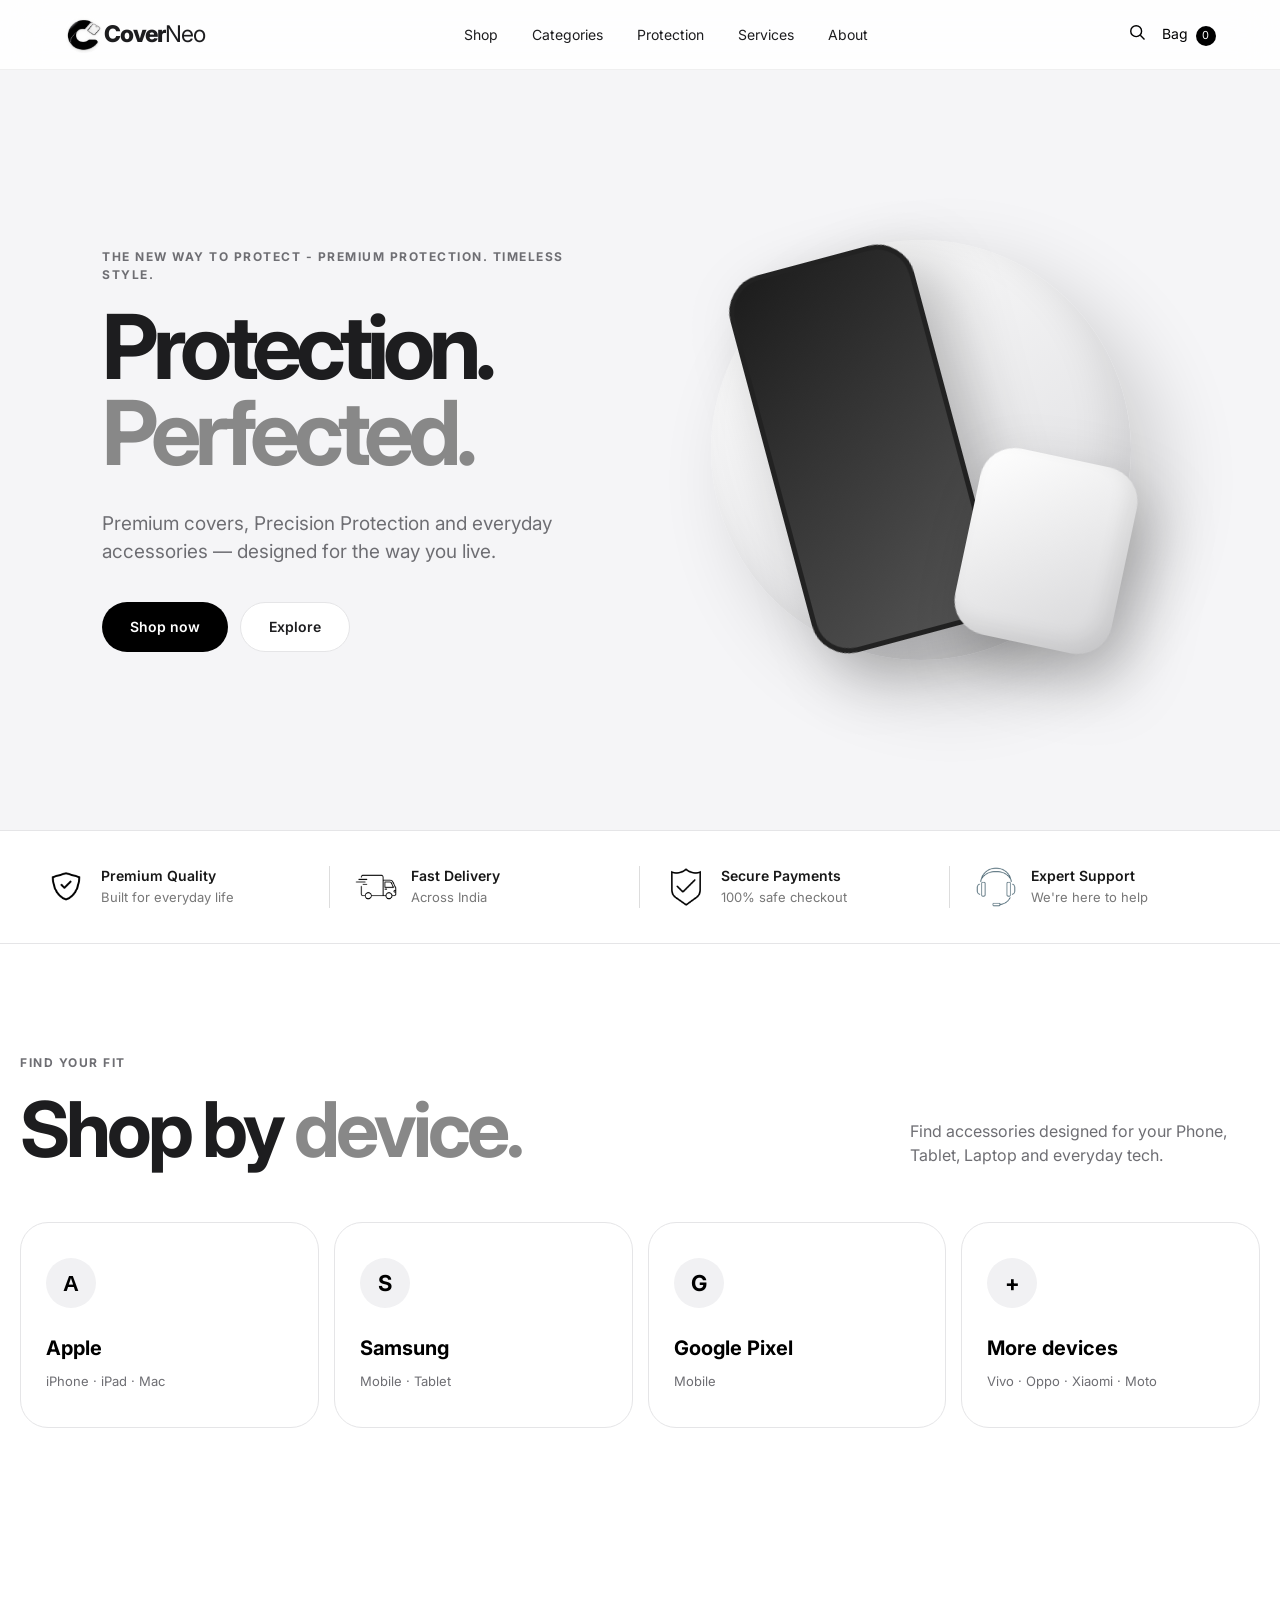
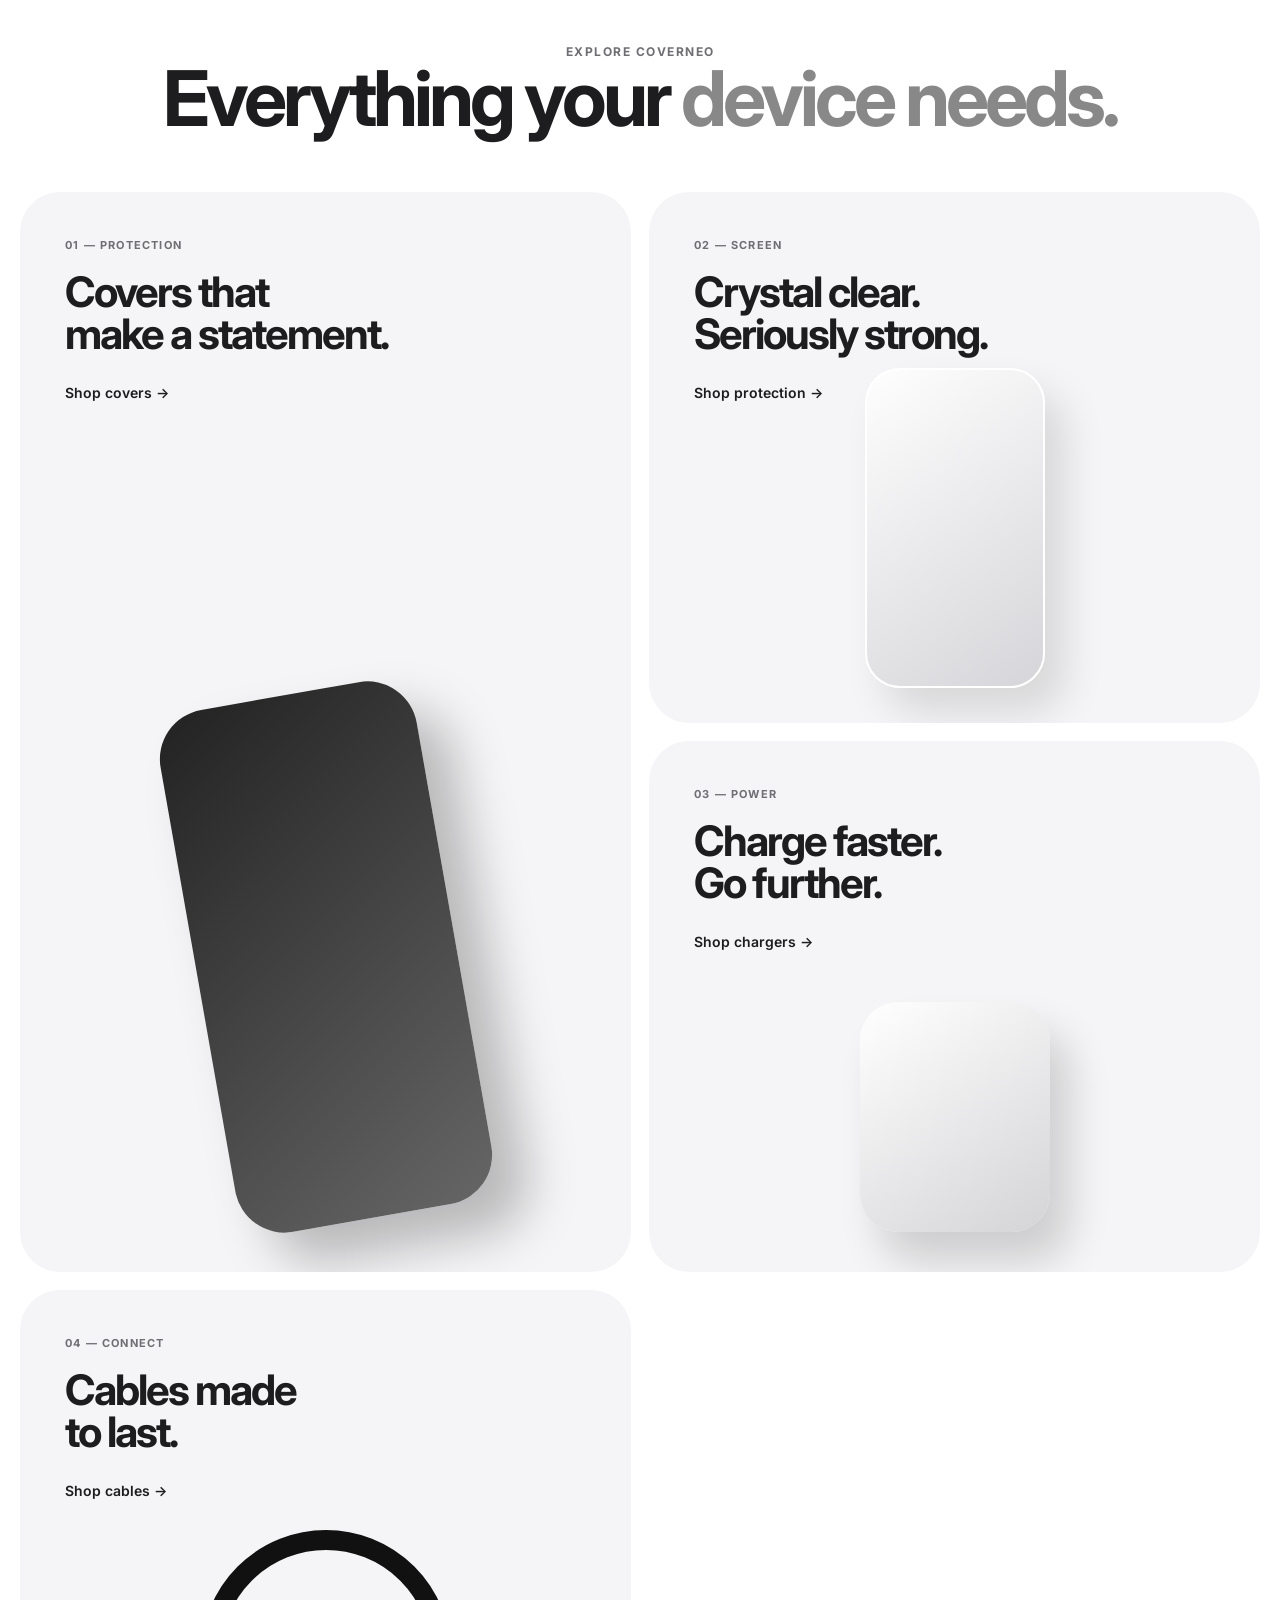
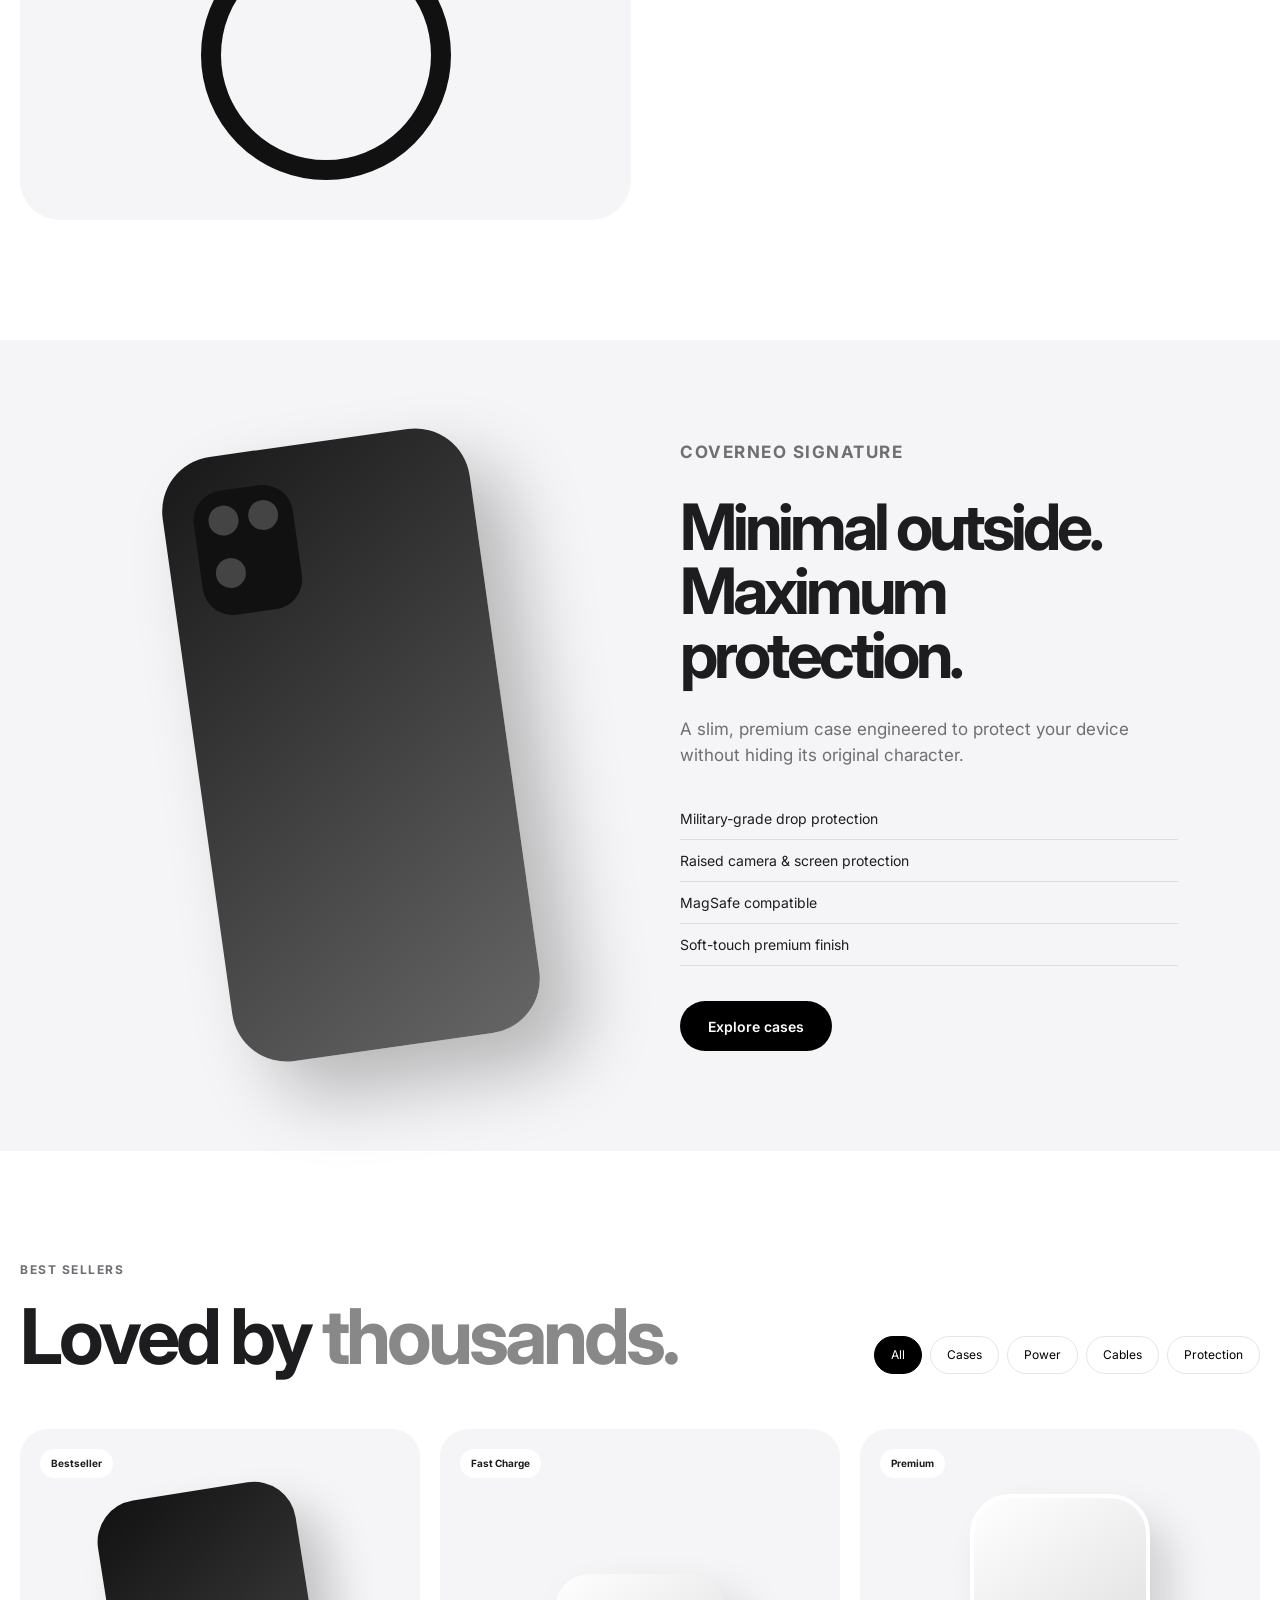
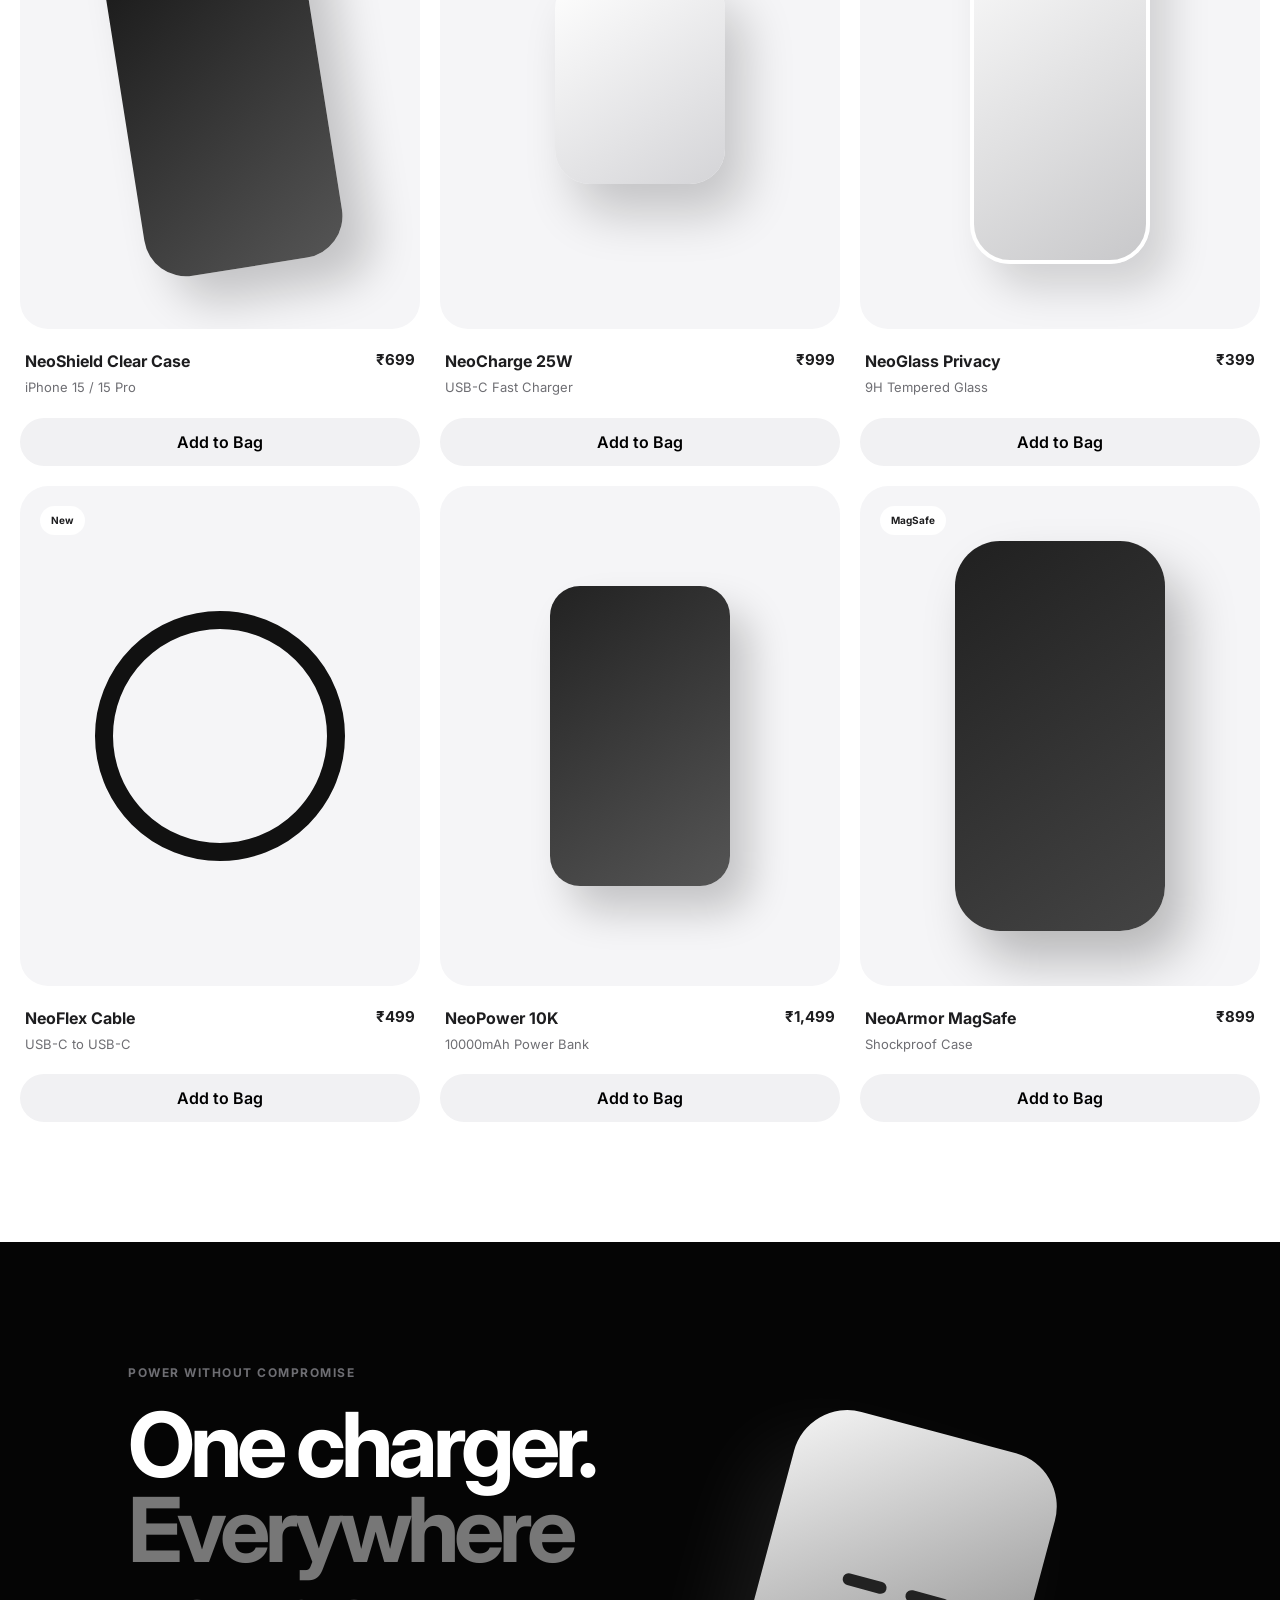
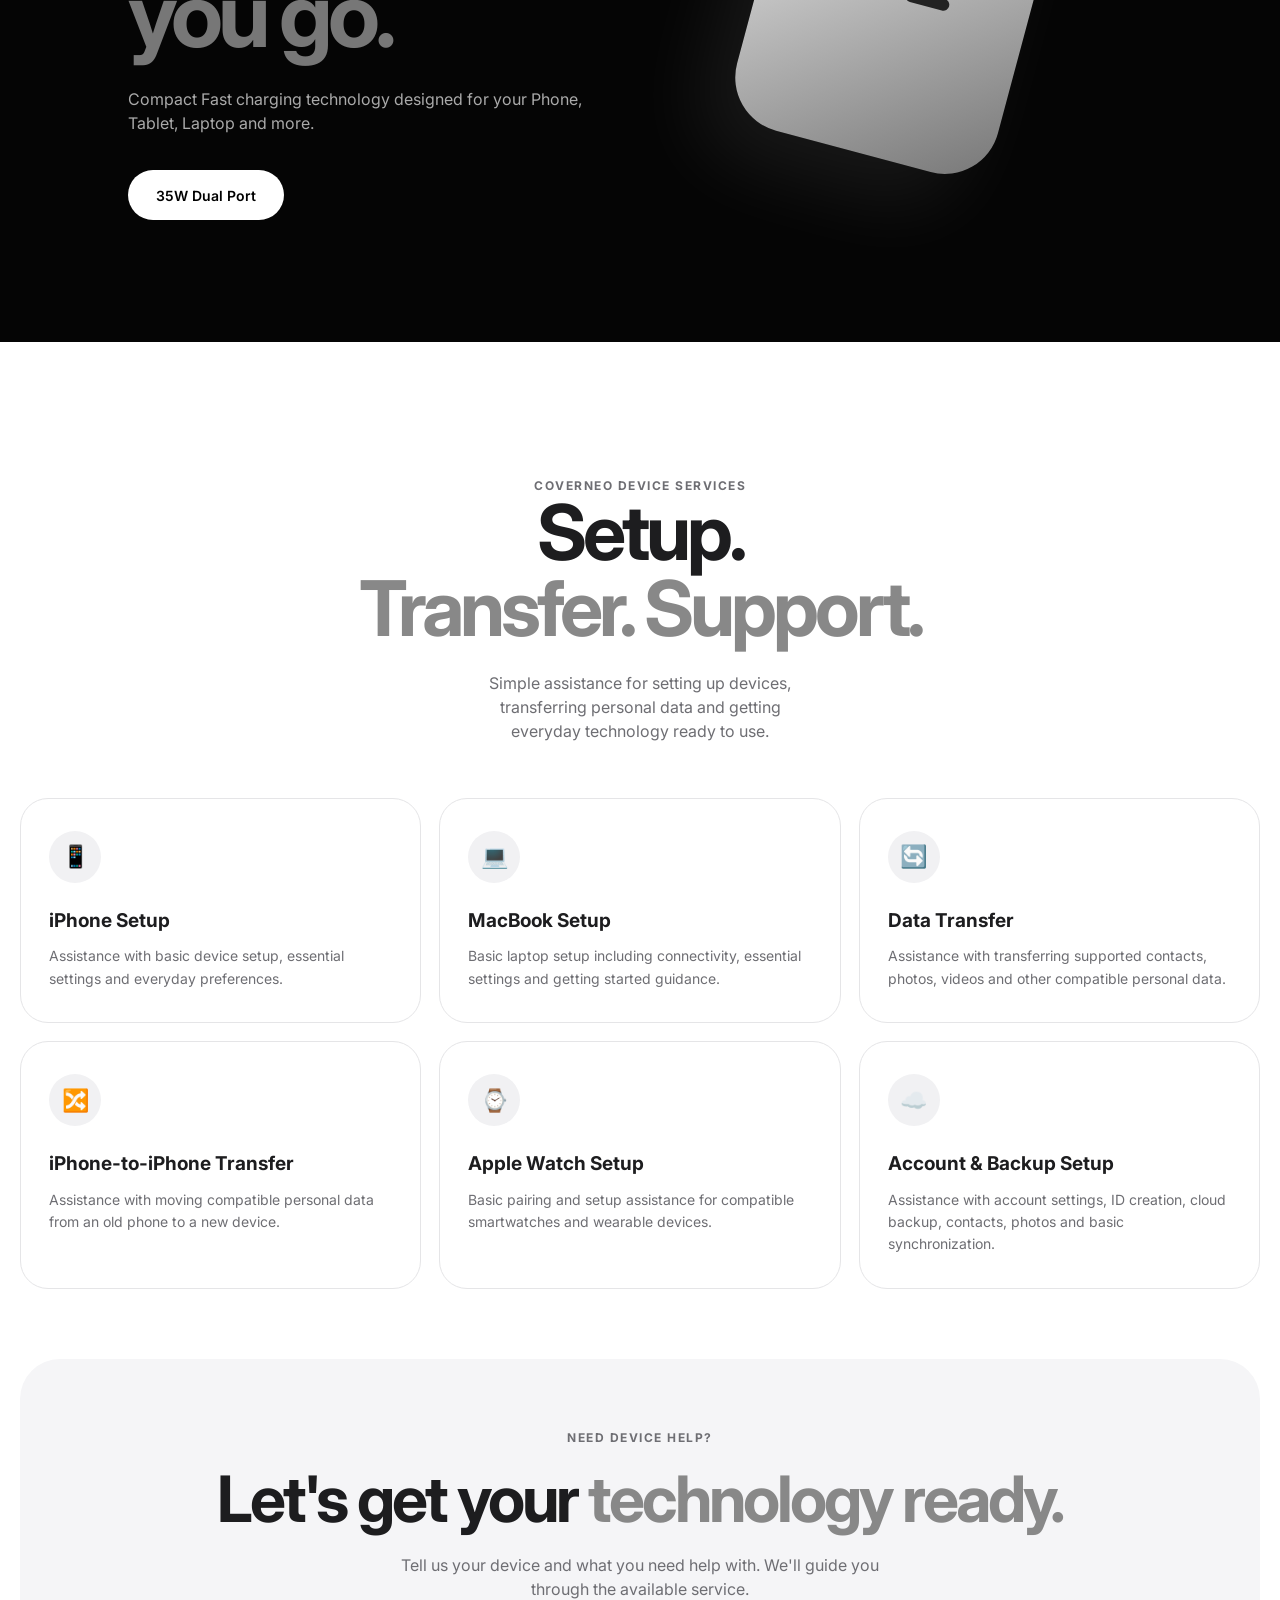
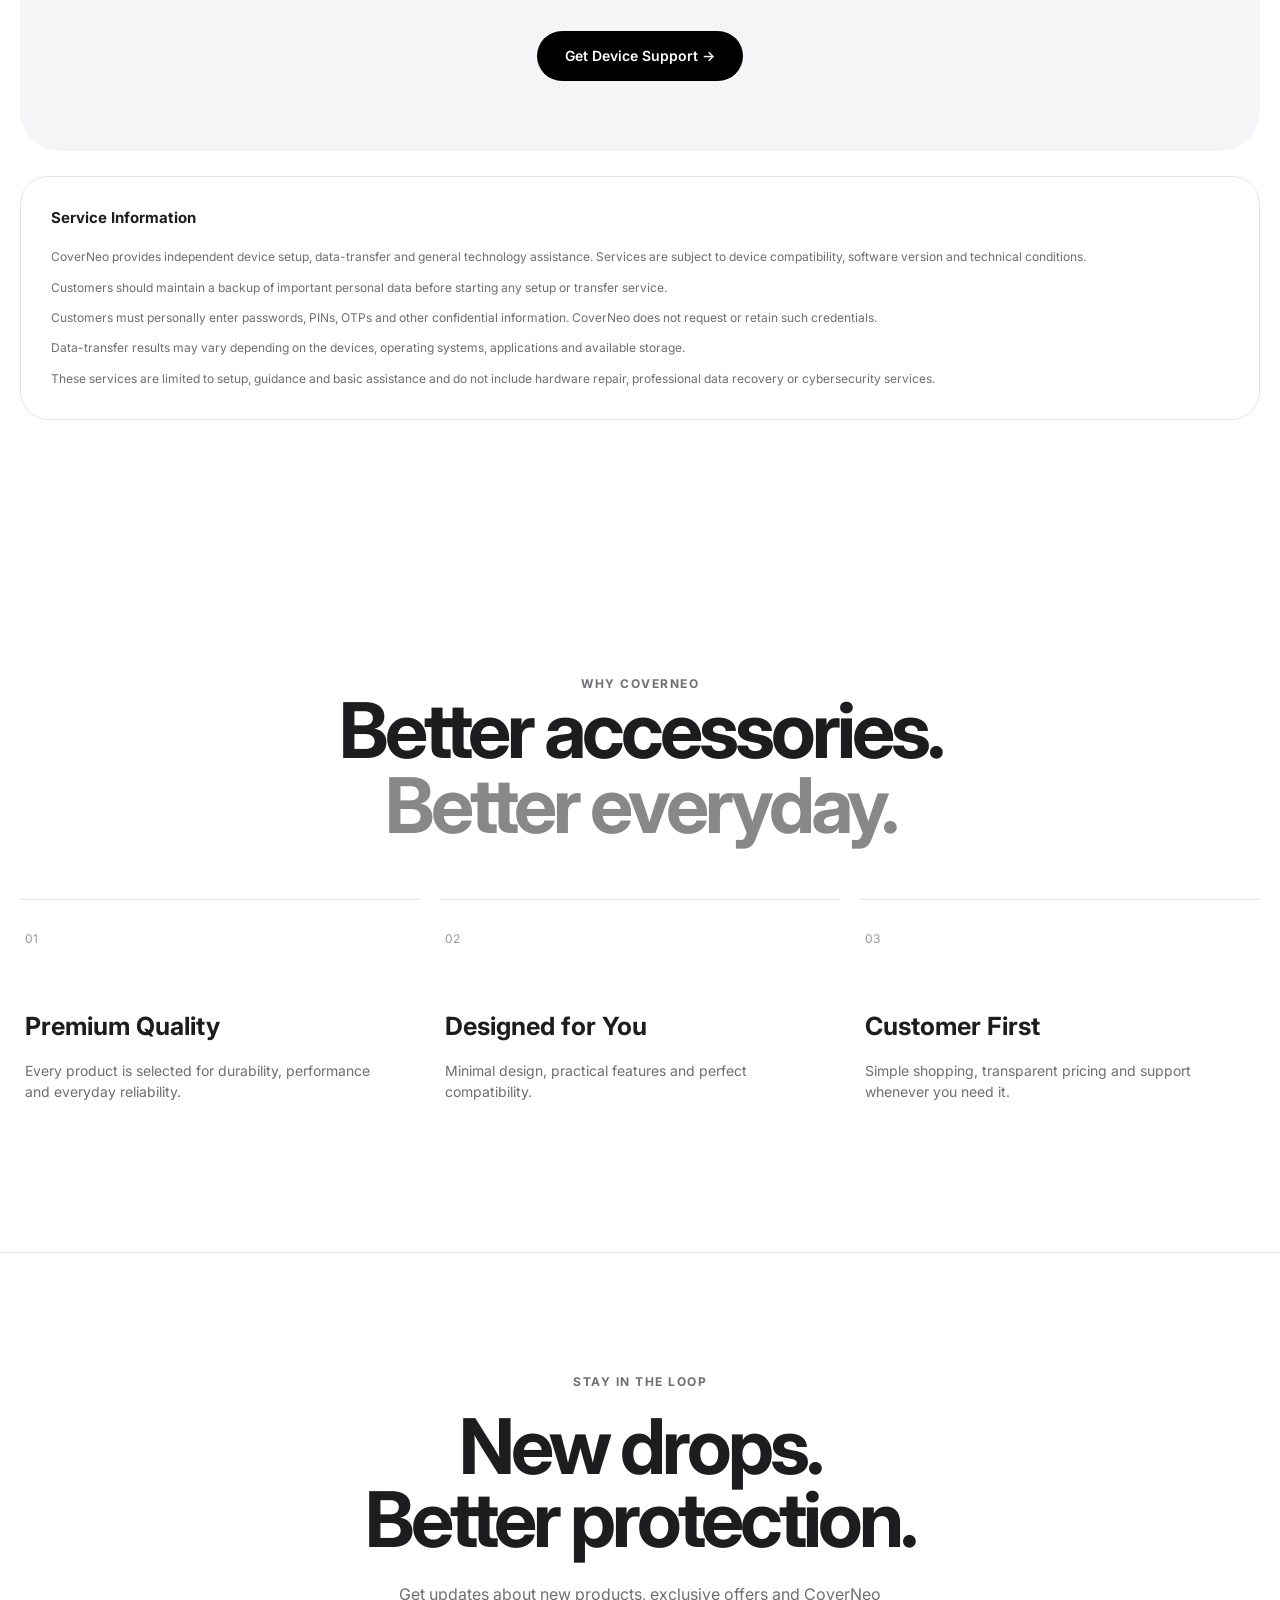
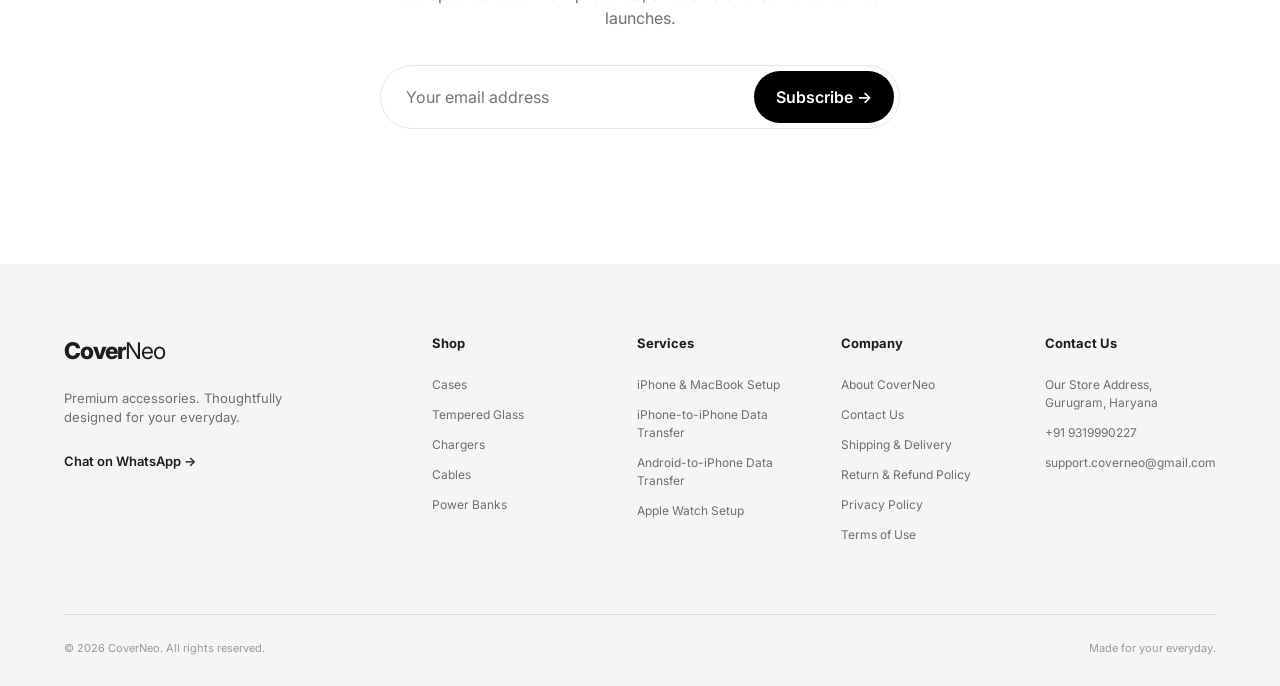
<file: index.html>
<!DOCTYPE html>
<html lang="en">
<head>
    <meta charset="UTF-8">
    <meta name="viewport" content="width=device-width, initial-scale=1.0">

    <title>CoverNeo — Premium Mobile Accessories</title>

    <meta name="description"
          content="CoverNeo is a premium mobile accessories brand offering mobile covers, screen protection, chargers, cables, power banks and device support services across India.">

    <meta name="robots" content="index, follow">

    <link rel="canonical" href="https://coverneo.github.io/">

    <!-- Open Graph -->
    <meta property="og:type" content="website">
    <meta property="og:title" content="CoverNeo — Premium Mobile Accessories">
    <meta property="og:description"
          content="Premium mobile covers, screen protection, chargers, cables, power banks and device support services.">
    <meta property="og:url" content="https://coverneo.github.io/">
    <meta property="og:site_name" content="CoverNeo">
    <meta property="og:image" content="https://coverneo.github.io/coverneo-logo.png">

    <!-- Twitter / X -->
    <meta name="twitter:card" content="summary">
    <meta name="twitter:title" content="CoverNeo — Premium Mobile Accessories">
    <meta name="twitter:description"
          content="Premium mobile accessories and device support services by CoverNeo.">
    <meta name="twitter:image"
          content="https://coverneo.github.io/coverneo-logo.png">

    <!-- Favicon -->
    <link rel="icon" type="image/png" href="coverneo-logo.png">

    <!-- Google Font -->
    <link rel="preconnect" href="https://fonts.googleapis.com">
    <link rel="preconnect" href="https://fonts.gstatic.com" crossorigin>

    <link
        href="https://fonts.googleapis.com/css2?family=Inter:wght@400;500;600;700;800&display=swap"
        rel="stylesheet"
    >

    <link rel="stylesheet" href="style.css">


    <!-- CoverNeo Organization / Brand Information -->
    <script type="application/ld+json">
    {
      "@context": "https://schema.org",
      "@type": "Organization",
      "name": "CoverNeo",
      "url": "https://coverneo.github.io/",
      "logo": "https://coverneo.github.io/coverneo-logo.png",
      "email": "support.coverneo@gmail.com",
      "telephone": "+91 9319990227",
      "sameAs": [
        "https://www.linkedin.com/in/surendraahirwar"
      ]
    }
    </script>

</head>
    <link rel="stylesheet" href="style.css">

    <!-- Google Font -->
    <link rel="preconnect" href="https://fonts.googleapis.com">
    <link rel="preconnect" href="https://fonts.gstatic.com" crossorigin>
    <link href="https://fonts.googleapis.com/css2?family=Inter:wght@400;500;600;700;800&display=swap" rel="stylesheet">
</head>

<body>

<!-- =========================
     NAVBAR
========================= -->

<header class="navbar" id="navbar">

    <a href="#home" class="logo">
    <img id="siteLogo" src="coverneo-logo.png" alt="CoverNeo Logo">
    Cover<span>Neo</span>
</a>
    <nav class="nav-links">
        <a href="#shop">Shop</a>
        <a href="#categories">Categories</a>
        <a href="#protection">Protection</a>
        <a href="#services">Services</a>
        <a href="#about">About</a>
    </nav>

    <div class="nav-actions">

        <button class="icon-btn" id="searchBtn" aria-label="Search">
            <svg viewBox="0 0 24 24">
                <circle cx="11" cy="11" r="6.5"></circle>
                <path d="M16 16L21 21"></path>
            </svg>
        </button>

        <button class="cart-btn" id="cartBtn">
            Bag <span id="cartCount">0</span>
        </button>

        <!-- THREE LINE MENU -->
        <button class="menu-btn" id="menuBtn" aria-label="Open Menu" aria-expanded="false">
            <span></span>
            <span></span>
            <span></span>
        </button>

    </div>

</header>


<!-- =========================
     MOBILE MENU
========================= -->

<div class="mobile-menu" id="mobileMenu">

    <a href="#shop">Shop</a>
    <a href="#categories">Categories</a>
    <a href="#protection">Protection</a>
    <a href="#services">Services</a>
    <a href="#about">About</a>

</div>


<!-- =========================
     SEARCH OVERLAY
========================= -->

<div class="search-overlay" id="searchOverlay">

    <button class="close-search" id="closeSearch">×</button>

    <div class="search-box">

        <p>SEARCH COVERNEO</p>

        <input
            type="text"
            id="searchInput"
            placeholder="Search covers, chargers, cables..."
            autocomplete="off"
        >

        <div id="searchResults"></div>

    </div>

</div>


<!-- =========================
     HERO
========================= -->

<main id="home">

<section class="hero">

    <div class="hero-content">

        <p class="eyebrow">THE NEW WAY TO PROTECT - Premium Protection. Timeless Style.</p>

        <h1>
            Protection.
            <br>
            <span>Perfected.</span>
        </h1>

        <p class="hero-description">
            Premium covers, Precision Protection
            and everyday accessories — designed for the way you live.
        </p>

        <div class="hero-buttons">

            <a href="#shop" class="btn btn-dark">
                Shop now
            </a>

            <a href="#categories" class="btn btn-light">
                Explore
            </a>

        </div>

    </div>

    <div class="hero-visual">

        <div class="floating-product product-one">
            <div class="phone-shape"></div>
        </div>

        <div class="floating-product product-two">
            <div class="charger-shape"></div>
        </div>

        <div class="hero-orb"></div>

    </div>

</section>


<!-- =========================================
     TRUST BAR
========================================= -->

<section class="trust-bar">

    <div class="trust-item">

        <div class="trust-icon">
            <img src="premium-quality.png" alt="Premium Quality">
        </div>

        <div class="trust-content">
            <strong>Premium Quality</strong>
            <span>Built for everyday life</span>
        </div>

    </div>


    <div class="trust-item">

        <div class="trust-icon">
            <img src="fast-delivery.png" alt="Fast Delivery">
        </div>

        <div class="trust-content">
            <strong>Fast Delivery</strong>
            <span>Across India</span>
        </div>

    </div>


    <div class="trust-item">

        <div class="trust-icon">
            <img src="secure-payments.png" alt="Secure Payments">
        </div>

        <div class="trust-content">
            <strong>Secure Payments</strong>
            <span>100% safe checkout</span>
        </div>

    </div>


    <div class="trust-item">

        <div class="trust-icon">
            <img src="expert-support.png" alt="Expert Support">
        </div>

        <div class="trust-content">
            <strong>Expert Support</strong>
            <span>We're here to help</span>
        </div>

    </div>

</section>


<!-- =========================
     SHOP BY DEVICE
========================= -->

<section class="device-section">

    <div class="section-heading">

        <div>
            <p class="eyebrow">FIND YOUR FIT</p>

            <h2>
                Shop by
                <span>device.</span>
            </h2>
        </div>

        <p>
            Find accessories designed for your Phone,
            Tablet, Laptop and everyday tech.
        </p>

    </div>


    <div class="device-grid">

        <button class="device-card" data-device="Apple">
            <div class="device-icon apple-icon">A</div>
            <h3>Apple</h3>
            <span>iPhone · iPad · Mac</span>
        </button>

        <button class="device-card" data-device="Samsung">
            <div class="device-icon">S</div>
            <h3>Samsung</h3>
            <span>Mobile · Tablet</span>
        </button>

        <button class="device-card" data-device="OnePlus">
            <div class="device-icon">G</div>
            <h3>Google Pixel</h3>
            <span>Mobile</span>
        </button>

        <button class="device-card" data-device="Others">
            <div class="device-icon">+</div>
            <h3>More devices</h3>
            <span>Vivo · Oppo · Xiaomi · Moto</span>
        </button>

    </div>

</section>


<!-- =========================
     CATEGORIES
========================= -->

<section class="categories-section" id="categories">

    <div class="section-heading center">

        <p class="eyebrow">EXPLORE COVERNEO</p>

        <h2>
            Everything your
            <span>device needs.</span>
        </h2>

    </div>


    <div class="category-grid">

        <!-- COVERS -->

        <article
            class="category-card large"
            data-category-link="cases"
            role="button"
            tabindex="0"
            aria-label="Shop Covers"
        >

            <div class="category-content">

                <p>01 — PROTECTION</p>

                <h3>
                    Covers that
                    <br>
                    make a statement.
                </h3>

                <a href="#shop" class="category-link">
                    Shop covers →
                </a>

            </div>

            <div class="category-visual case-visual">
                <div class="case-shape"></div>
            </div>

        </article>


        <!-- PROTECTION -->

        <article
            class="category-card"
            data-category-link="glass"
            role="button"
            tabindex="0"
            aria-label="Shop Screen Protection"
        >

            <div class="category-content">

                <p>02 — SCREEN</p>

                <h3>
                    Crystal clear.
                    <br>
                    Seriously strong.
                </h3>

                <a href="#shop" class="category-link">
                    Shop protection →
                </a>

            </div>

            <div class="category-visual glass-visual">
                <div class="glass-shape"></div>
            </div>

        </article>


        <!-- POWER -->

        <article
            class="category-card"
            data-category-link="power"
            role="button"
            tabindex="0"
            aria-label="Shop Power"
        >

            <div class="category-content">

                <p>03 — POWER</p>

                <h3>
                    Charge faster.
                    <br>
                    Go further.
                </h3>

                <a href="#shop" class="category-link">
                    Shop chargers →
                </a>

            </div>

            <div class="category-visual charger-visual">
                <div class="charger-large"></div>
            </div>

        </article>


        <!-- CABLES -->

        <article
            class="category-card"
            data-category-link="cables"
            role="button"
            tabindex="0"
            aria-label="Shop Cables"
        >

            <div class="category-content">

                <p>04 — CONNECT</p>

                <h3>
                    Cables made
                    <br>
                    to last.
                </h3>

                <a href="#shop" class="category-link">
                    Shop cables →
                </a>

            </div>

            <div class="category-visual cable-visual">
                <div class="cable"></div>
            </div>

        </article>

    </div>

</section>

<!-- =========================
     FEATURED PRODUCT
========================= -->

<section class="feature-section" id="protection">

    <div class="feature-image">

        <div class="feature-phone">

            <div class="camera-module">
                <i></i>
                <i></i>
                <i></i>
            </div>

        </div>

    </div>


    <div class="feature-content">

        <p class="eyebrow">COVERNEO SIGNATURE</p>

        <h2>
            Minimal outside.
            <br>
            Maximum protection.
        </h2>

        <p>
            A slim, premium case engineered to protect your device
            without hiding its original character.
        </p>

        <ul>
            <li>Military-grade drop protection</li>
            <li>Raised camera & screen protection</li>
            <li>MagSafe compatible</li>
            <li>Soft-touch premium finish</li>
        </ul>

        <a href="#shop" class="btn btn-dark">
            Explore cases
        </a>

    </div>

</section>


<!-- =========================
     SHOP PRODUCTS
========================= -->

<section class="shop-section" id="shop">

    <div class="section-heading">

        <div>

            <p class="eyebrow">BEST SELLERS</p>

            <h2>
                Loved by
                <span>thousands.</span>
            </h2>

        </div>

        <div class="filter-buttons">

            <button class="filter active" data-filter="all">
                All
            </button>

            <button class="filter" data-filter="cases">
                Cases
            </button>

            <button class="filter" data-filter="power">
                Power
            </button>

            <button class="filter" data-filter="cables">
                Cables
            </button>

            <button class="filter" data-filter="glass">
                Protection
            </button>

        </div>

    </div>


    <div class="product-grid" id="productGrid">
        <!-- Products are loaded from products.js -->
    </div>

</section>


<!-- =========================
     PROMO BANNER
========================= -->

<section class="promo-section">

    <div class="promo-content">

        <p class="eyebrow">
            POWER WITHOUT COMPROMISE
        </p>

        <h2>
            One charger.
            <br>
            <span>Everywhere you go.</span>
        </h2>

        <p>
            Compact Fast charging technology designed for
            your Phone, Tablet, Laptop and more.
        </p>

        <a href="#shop" class="btn btn-white">
            35W Dual Port
        </a>

    </div>

    <div class="promo-visual">

        <div class="gan-charger">
            <div class="charger-port"></div>
            <div class="charger-port"></div>
        </div>

    </div>

</section>


<!-- =========================
     COVERNEO DEVICE SERVICES
========================= -->

<section class="services-section" id="services">

    <div class="section-heading center">

        <p class="eyebrow">COVERNEO DEVICE SERVICES</p>

        <h2>
            Setup.
            <br>
            <span>Transfer. Support.</span>
        </h2>

        <p>
            Simple assistance for setting up devices,
            transferring personal data and getting
            everyday technology ready to use.
        </p>

    </div>


    <div class="service-grid">

        <!-- iPhone Setup -->

        <div class="service-card">

            <div class="service-icon">📱</div>

            <h4>iPhone Setup</h4>

            <p>
                Assistance with basic device setup,
                essential settings and everyday
                preferences.
            </p>

        </div>


        <!-- MacBook Setup -->

        <div class="service-card">

            <div class="service-icon">💻</div>

            <h4>MacBook Setup</h4>

            <p>
                Basic laptop setup including connectivity,
                essential settings and getting started
                guidance.
            </p>

        </div>


        <!-- Data Transfer -->

        <div class="service-card">

            <div class="service-icon">🔄</div>

            <h4>Data Transfer</h4>

            <p>
                Assistance with transferring supported
                contacts, photos, videos and other
                compatible personal data.
            </p>

        </div>


        <!-- Phone Transfer -->

        <div class="service-card">

            <div class="service-icon">🔀</div>

            <h4>iPhone-to-iPhone Transfer</h4>

            <p>
                Assistance with moving compatible personal
                data from an old phone to a new device.
            </p>

        </div>


        <!-- Apple Watch Setup -->

        <div class="service-card">

            <div class="service-icon">⌚</div>

            <h4>Apple Watch Setup</h4>

            <p>
                Basic pairing and setup assistance for
                compatible smartwatches and wearable devices.
            </p>

        </div>


        <!-- Account Setup -->

        <div class="service-card">

            <div class="service-icon">☁️</div>

            <h4>Account & Backup Setup</h4>

            <p>
                Assistance with account settings, ID creation,
                cloud backup, contacts, photos and basic
                synchronization.
            </p>

        </div>

    </div>


    <!-- CTA -->

    <div class="services-cta">

        <p class="eyebrow">NEED DEVICE HELP?</p>

        <h3>
            Let's get your
            <span>technology ready.</span>
        </h3>

        <p>
            Tell us your device and what you need help with.
            We'll guide you through the available service.
        </p>

        <a
            href="https://wa.me/919319990227?text=Hello%20CoverNeo,%20I%20need%20device%20setup%20or%20support."
            target="_blank"
            rel="noopener noreferrer"
            class="btn btn-dark"
        >
            Get Device Support →
        </a>

    </div>


    <!-- DISCLAIMER -->

    <div class="service-disclaimer">

        <h4>Service Information</h4>

        <p>
            CoverNeo provides independent device setup,
            data-transfer and general technology assistance.
            Services are subject to device compatibility,
            software version and technical conditions.
        </p>

        <p>
            Customers should maintain a backup of important
            personal data before starting any setup or
            transfer service.
        </p>

        <p>
            Customers must personally enter passwords,
            PINs, OTPs and other confidential information.
            CoverNeo does not request or retain such
            credentials.
        </p>

        <p>
            Data-transfer results may vary depending on the
            devices, operating systems, applications and
            available storage.
        </p>

        <p>
            These services are limited to setup, guidance
            and basic assistance and do not include hardware
            repair, professional data recovery or cybersecurity
            services.
        </p>

    </div>

</section>


<!-- =========================
     WHY COVERNEO
========================= -->

<section class="why-section" id="about">

    <div class="section-heading center">

        <p class="eyebrow">WHY COVERNEO</p>

        <h2>
            Better accessories.
            <br>
            <span>Better everyday.</span>
        </h2>

    </div>


    <div class="why-grid">

        <div class="why-card">

            <div class="why-number">01</div>

            <h3>Premium Quality</h3>

            <p>
                Every product is selected for durability,
                performance and everyday reliability.
            </p>

        </div>


        <div class="why-card">

            <div class="why-number">02</div>

            <h3>Designed for You</h3>

            <p>
                Minimal design, practical features and
                perfect compatibility.
            </p>

        </div>


        <div class="why-card">

            <div class="why-number">03</div>

            <h3>Customer First</h3>

            <p>
                Simple shopping, transparent pricing and
                support whenever you need it.
            </p>

        </div>

    </div>

</section>


<!-- =========================
     NEWSLETTER
========================= -->

<section class="newsletter">

    <p class="eyebrow">
        STAY IN THE LOOP
    </p>

    <h2>
        New drops.
        <br>
        Better protection.
    </h2>

    <p>
        Get updates about new products, exclusive offers
        and CoverNeo launches.
    </p>

    <form id="newsletterForm">

        <input
            type="email"
            id="emailInput"
            placeholder="Your email address"
            required
        >

        <button type="submit">
            Subscribe →
        </button>

    </form>

    <small id="newsletterMessage"></small>

</section>

</main>


<!-- =========================
     FOOTER
========================= -->

<footer class="footer">

    <div class="footer-top">

        <!-- BRAND -->

        <div class="footer-brand">

            <a href="#home" class="logo">
                Cover<span>Neo</span>
            </a>

            <p id="siteTagline">
                Premium accessories.
                Thoughtfully designed for your everyday.
            </p>

            <a
                class="whatsapp-link"
                href="https://wa.me/919319990227"
                id="siteWhatsApp"
                target="_blank"
                rel="noopener noreferrer"
            >
                Chat on WhatsApp →
            </a>

        </div>


        <!-- SHOP -->

        <div class="footer-column">

            <h4>Shop</h4>

            <a href="#shop">Cases</a>
            <a href="#shop">Tempered Glass</a>
            <a href="#shop">Chargers</a>
            <a href="#shop">Cables</a>
            <a href="#shop">Power Banks</a>

        </div>


        <!-- SERVICES -->

        <div class="footer-column">

            <h4>Services</h4>

            <a href="#services">iPhone & MacBook Setup</a>
            <a href="#services">iPhone-to-iPhone Data Transfer</a>
            <a href="#services">Android-to-iPhone Data Transfer</a>
            <a href="#services">Apple Watch Setup</a>

        </div>


        <!-- COMPANY / LEGAL -->

        <div class="footer-column">

            <h4>Company</h4>

            <a href="#about">
                About CoverNeo
            </a>

            <a
                href="https://wa.me/919319990227?text=Hello%20CoverNeo,%20I%20want%20to%20contact%20you."
                target="_blank"
                rel="noopener noreferrer"
            >
                Contact Us
            </a>

            <a href="shipping-delivery.html">
                Shipping & Delivery
            </a>

            <a href="return-refund-policy.html">
                Return & Refund Policy
            </a>

            <a href="privacy-policy.html">
                Privacy Policy
            </a>

            <a href="terms-of-use.html">
                Terms of Use
            </a>

        </div>


        <!-- CONTACT -->

        <div class="footer-column contact-column">

            <h4>Contact Us</h4>

            <p id="siteAddress">
                Our Store Address,<br>
                Gurugram, Haryana
            </p>

            <a id="sitePhone" href="tel:+919319990227">
                +91 9319990227
            </a>

            <a id="siteEmail" href="mailto:support.coverneo@gmail.com">
                support.coverneo@gmail.com
            </a>

        </div>

    </div>


    <!-- FOOTER BOTTOM -->

    <div class="footer-bottom">

        <span>
            © <span id="year"></span> CoverNeo. All rights reserved.
        </span>

        <span>
            Made for your everyday.
        </span>

    </div>

</footer>


<!-- =========================
     CART DRAWER
========================= -->

<div class="cart-overlay" id="cartOverlay"></div>

<aside class="cart-drawer" id="cartDrawer">

    <div class="cart-header">

        <h2>Your Bag</h2>

        <button id="closeCart">×</button>

    </div>

    <div id="cartItems" class="cart-items">

        <p class="empty-cart">
            Your bag is empty.
        </p>

    </div>

    <div class="cart-footer">

        <div class="cart-total">

            <span>Total</span>

            <strong id="cartTotal">
                ₹0
            </strong>

        </div>

        <button class="checkout-btn" id="checkoutBtn">
            Checkout
        </button>

    </div>

</aside>


<!-- =========================
     TOAST
========================= -->

<div class="toast" id="toast">
    Added to your bag.
</div>


<!-- =========================
     SCRIPT
========================= -->

<script src="products.js"></script>
<script src="site.js"></script>
<script src="script.js"></script>

</body>
</html>
</file>
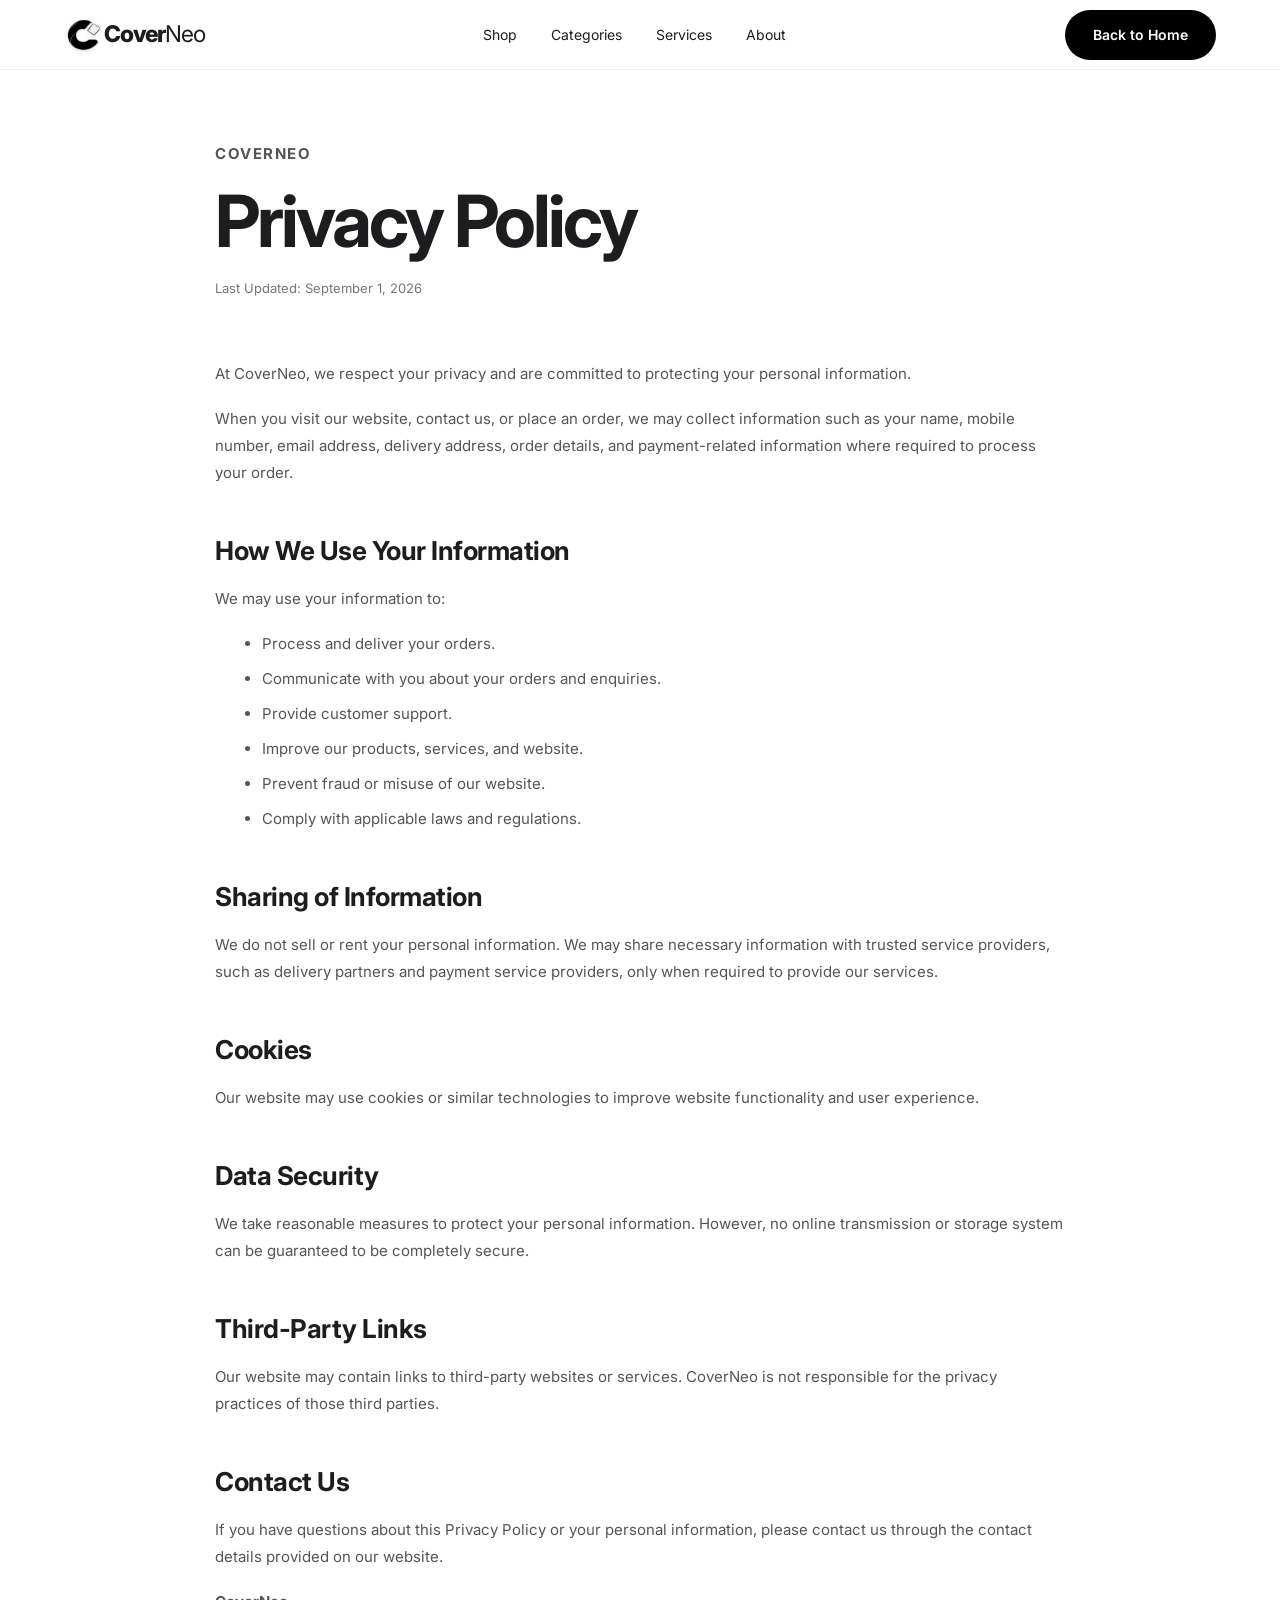
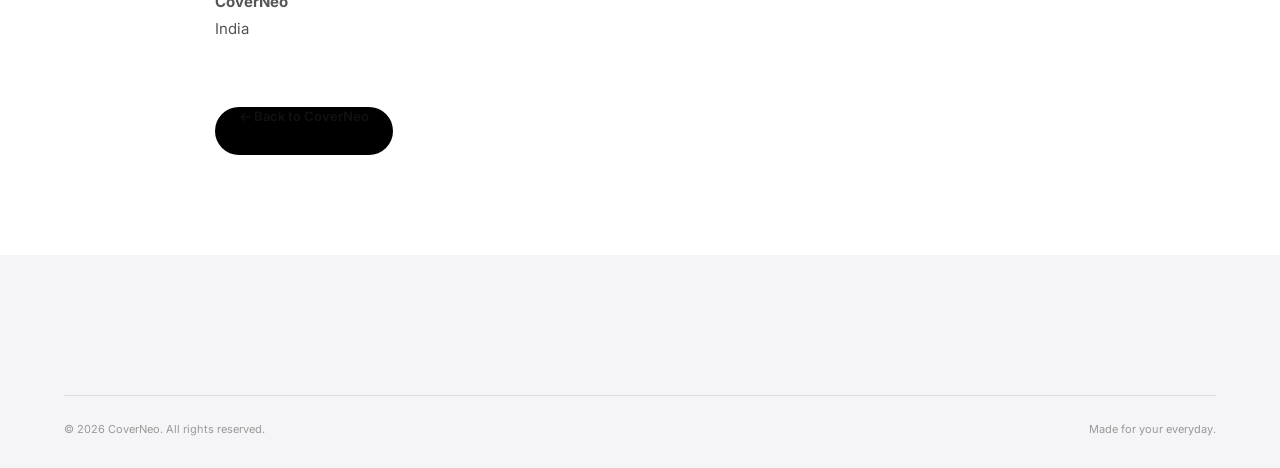
<file: privacy-policy.html>
<!DOCTYPE html>
<html lang="en">
<head>
    <meta charset="UTF-8">
    <meta name="viewport" content="width=device-width, initial-scale=1.0">

    <title>Privacy Policy — CoverNeo</title>
    <meta name="description" content="CoverNeo Privacy Policy">

    <link rel="stylesheet" href="style.css">

    <link rel="preconnect" href="https://fonts.googleapis.com">
    <link rel="preconnect" href="https://fonts.gstatic.com" crossorigin>
    <link href="https://fonts.googleapis.com/css2?family=Inter:wght@400;500;600;700;800&display=swap" rel="stylesheet">
</head>

<body>

<header class="navbar">

    <a href="index.html" class="logo">
        <img src="coverneo-logo.png" alt="CoverNeo Logo">
        Cover<span>Neo</span>
    </a>

    <nav class="nav-links">
        <a href="index.html#shop">Shop</a>
        <a href="index.html#categories">Categories</a>
        <a href="index.html#services">Services</a>
        <a href="index.html#about">About</a>
    </nav>

    <div class="nav-actions">
        <a href="index.html" class="btn btn-dark">
            Back to Home
        </a>
    </div>

</header>


<main>

<section class="legal-page">

    <p class="eyebrow">COVERNEO</p>

    <h1>Privacy Policy</h1>

    <p class="legal-updated">
        Last Updated: September 1, 2026
    </p>


    <section>
        <p>
            At CoverNeo, we respect your privacy and are committed to protecting
            your personal information.
        </p>

        <p>
            When you visit our website, contact us, or place an order, we may
            collect information such as your name, mobile number, email address,
            delivery address, order details, and payment-related information
            where required to process your order.
        </p>
    </section>


    <section>
        <h2>How We Use Your Information</h2>

        <p>We may use your information to:</p>

        <ul>
            <li>Process and deliver your orders.</li>
            <li>Communicate with you about your orders and enquiries.</li>
            <li>Provide customer support.</li>
            <li>Improve our products, services, and website.</li>
            <li>Prevent fraud or misuse of our website.</li>
            <li>Comply with applicable laws and regulations.</li>
        </ul>
    </section>


    <section>
        <h2>Sharing of Information</h2>

        <p>
            We do not sell or rent your personal information. We may share
            necessary information with trusted service providers, such as
            delivery partners and payment service providers, only when required
            to provide our services.
        </p>
    </section>


    <section>
        <h2>Cookies</h2>

        <p>
            Our website may use cookies or similar technologies to improve
            website functionality and user experience.
        </p>
    </section>


    <section>
        <h2>Data Security</h2>

        <p>
            We take reasonable measures to protect your personal information.
            However, no online transmission or storage system can be guaranteed
            to be completely secure.
        </p>
    </section>


    <section>
        <h2>Third-Party Links</h2>

        <p>
            Our website may contain links to third-party websites or services.
            CoverNeo is not responsible for the privacy practices of those
            third parties.
        </p>
    </section>


    <section>
        <h2>Contact Us</h2>

        <p>
            If you have questions about this Privacy Policy or your personal
            information, please contact us through the contact details provided
            on our website.
        </p>

        <p>
            <strong>CoverNeo</strong><br>
            India
        </p>
    </section>


    <a href="index.html" class="legal-back">
        ← Back to CoverNeo
    </a>

</section>

</main>


<footer class="footer">

    <div class="footer-bottom">

        <span>
            ©️ 2026 CoverNeo. All rights reserved.
        </span>

        <span>
            Made for your everyday.
        </span>

    </div>

</footer>

</body>
</html>
</file>
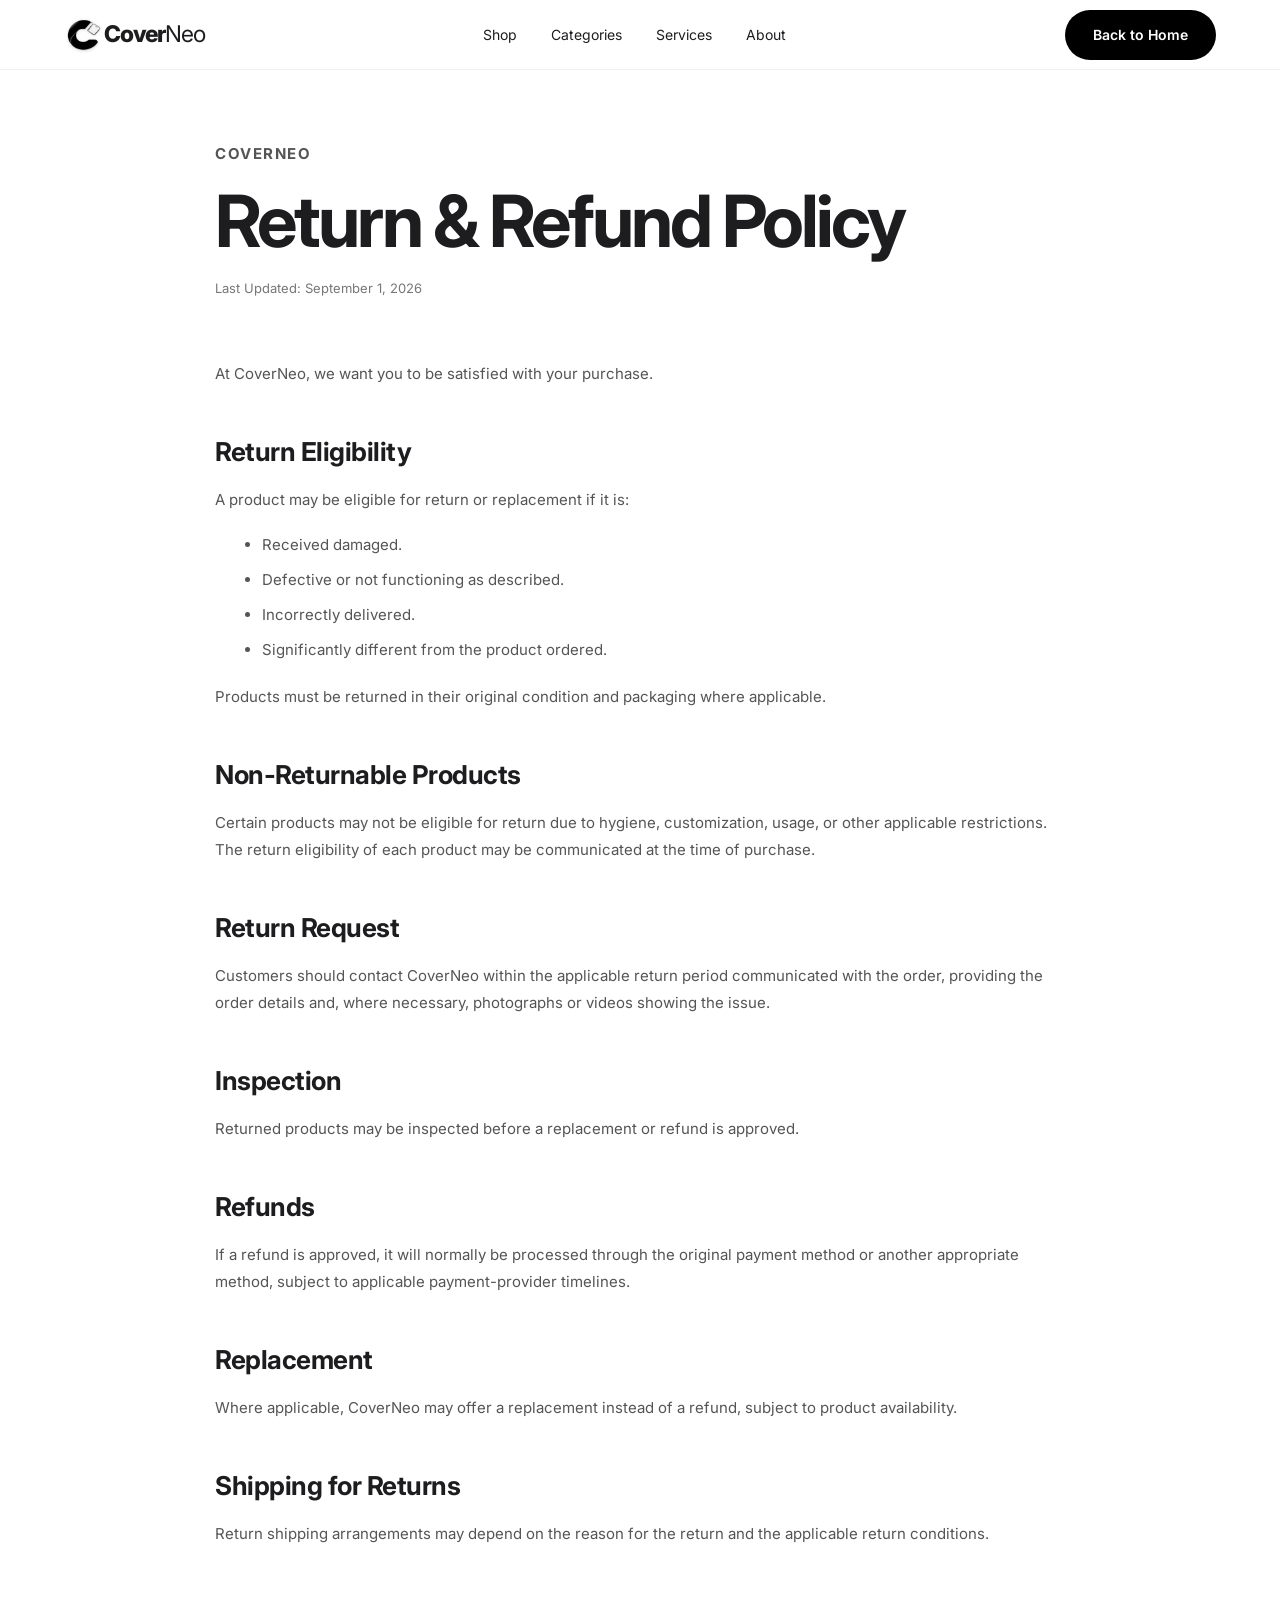
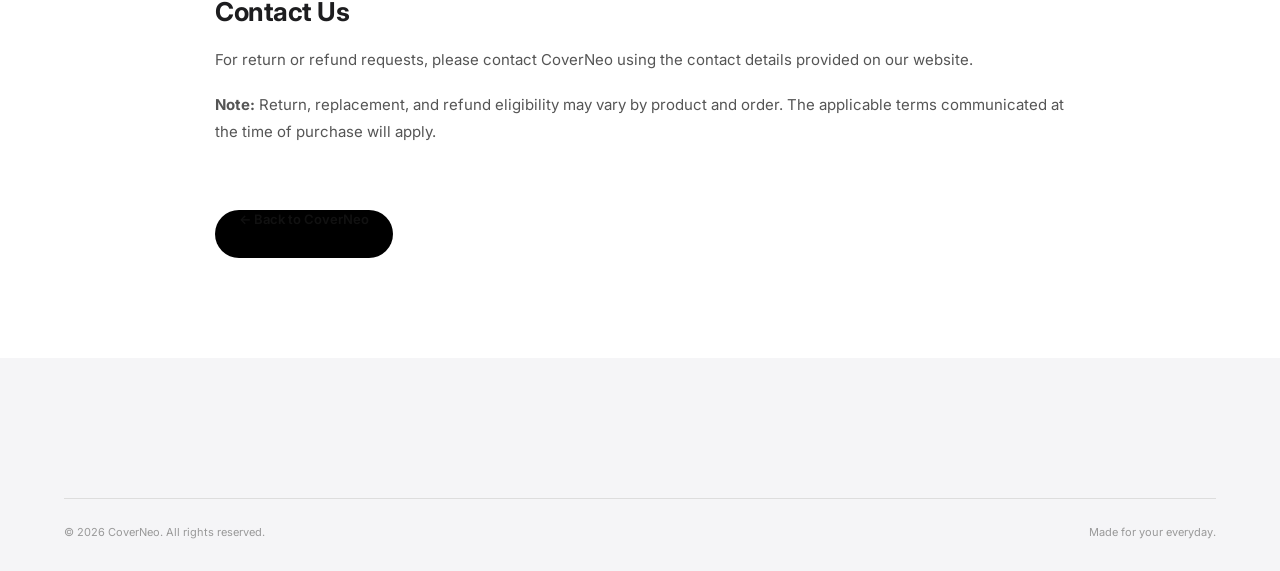
<file: return-refund-policy.html>
<!DOCTYPE html>
<html lang="en">
<head>
    <meta charset="UTF-8">
    <meta name="viewport" content="width=device-width, initial-scale=1.0">

    <title>Return & Refund Policy — CoverNeo</title>
    <meta name="description" content="CoverNeo Return and Refund Policy">

    <link rel="stylesheet" href="style.css">

    <link rel="preconnect" href="https://fonts.googleapis.com">
    <link rel="preconnect" href="https://fonts.gstatic.com" crossorigin>
    <link href="https://fonts.googleapis.com/css2?family=Inter:wght@400;500;600;700;800&display=swap" rel="stylesheet">
</head>

<body>

<header class="navbar">

    <a href="index.html" class="logo">
        <img src="coverneo-logo.png" alt="CoverNeo Logo">
        Cover<span>Neo</span>
    </a>

    <nav class="nav-links">
        <a href="index.html#shop">Shop</a>
        <a href="index.html#categories">Categories</a>
        <a href="index.html#services">Services</a>
        <a href="index.html#about">About</a>
    </nav>

    <div class="nav-actions">
        <a href="index.html" class="btn btn-dark">
            Back to Home
        </a>
    </div>

</header>


<main>

<section class="legal-page">

    <p class="eyebrow">COVERNEO</p>

    <h1>Return & Refund Policy</h1>

    <p class="legal-updated">
        Last Updated: September 1, 2026
    </p>


    <section>

        <p>
            At CoverNeo, we want you to be satisfied with your purchase.
        </p>

    </section>


    <section>

        <h2>Return Eligibility</h2>

        <p>
            A product may be eligible for return or replacement if it is:
        </p>

        <ul>
            <li>Received damaged.</li>
            <li>Defective or not functioning as described.</li>
            <li>Incorrectly delivered.</li>
            <li>Significantly different from the product ordered.</li>
        </ul>

        <p>
            Products must be returned in their original condition and packaging
            where applicable.
        </p>

    </section>


    <section>

        <h2>Non-Returnable Products</h2>

        <p>
            Certain products may not be eligible for return due to hygiene,
            customization, usage, or other applicable restrictions. The return
            eligibility of each product may be communicated at the time of
            purchase.
        </p>

    </section>


    <section>

        <h2>Return Request</h2>

        <p>
            Customers should contact CoverNeo within the applicable return
            period communicated with the order, providing the order details
            and, where necessary, photographs or videos showing the issue.
        </p>

    </section>


    <section>

        <h2>Inspection</h2>

        <p>
            Returned products may be inspected before a replacement or refund
            is approved.
        </p>

    </section>


    <section>

        <h2>Refunds</h2>

        <p>
            If a refund is approved, it will normally be processed through the
            original payment method or another appropriate method, subject to
            applicable payment-provider timelines.
        </p>

    </section>


    <section>

        <h2>Replacement</h2>

        <p>
            Where applicable, CoverNeo may offer a replacement instead of a
            refund, subject to product availability.
        </p>

    </section>


    <section>

        <h2>Shipping for Returns</h2>

        <p>
            Return shipping arrangements may depend on the reason for the
            return and the applicable return conditions.
        </p>

    </section>


    <section>

        <h2>Contact Us</h2>

        <p>
            For return or refund requests, please contact CoverNeo using the
            contact details provided on our website.
        </p>

        <p>
            <strong>Note:</strong> Return, replacement, and refund eligibility
            may vary by product and order. The applicable terms communicated
            at the time of purchase will apply.
        </p>

    </section>


    <a href="index.html" class="legal-back">
        ← Back to CoverNeo
    </a>

</section>

</main>


<footer class="footer">

    <div class="footer-bottom">

        <span>
            ©️ 2026 CoverNeo. All rights reserved.
        </span>

        <span>
            Made for your everyday.
        </span>

    </div>

</footer>

</body>
</html>
</file>
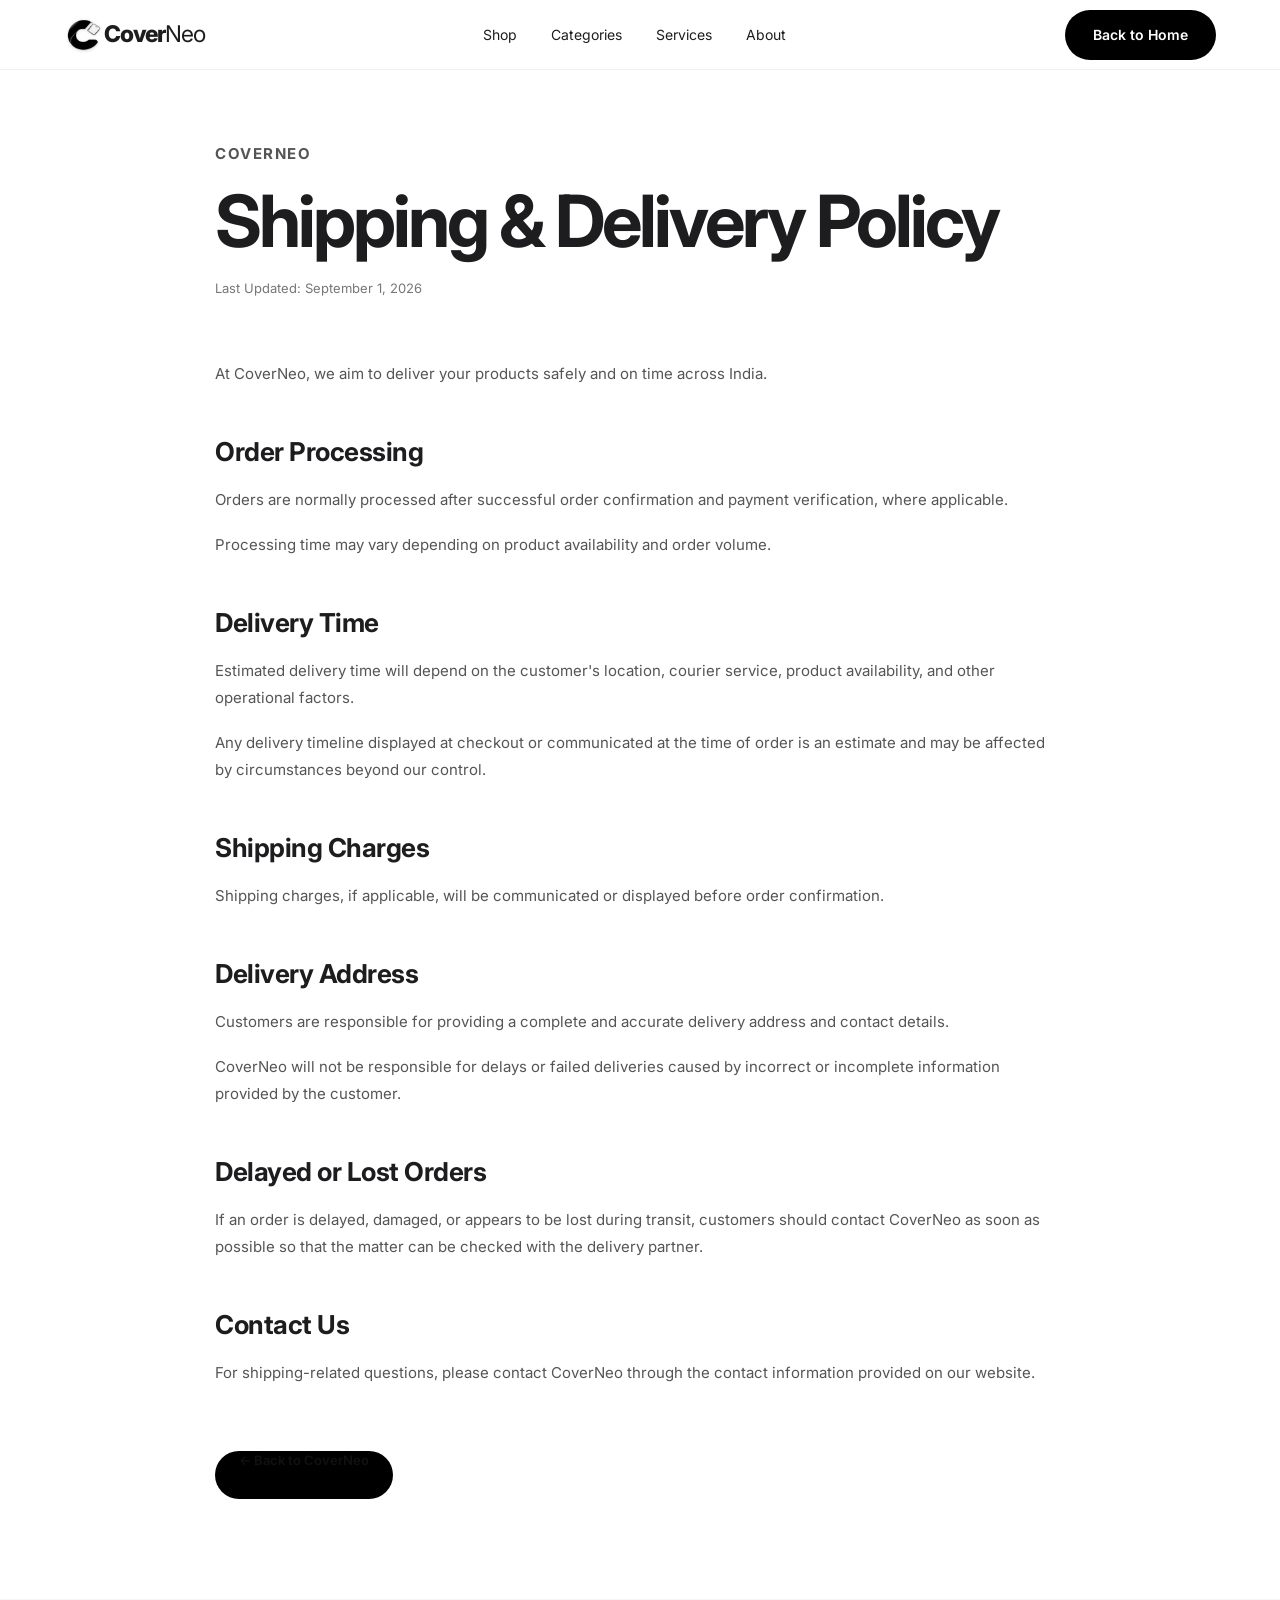
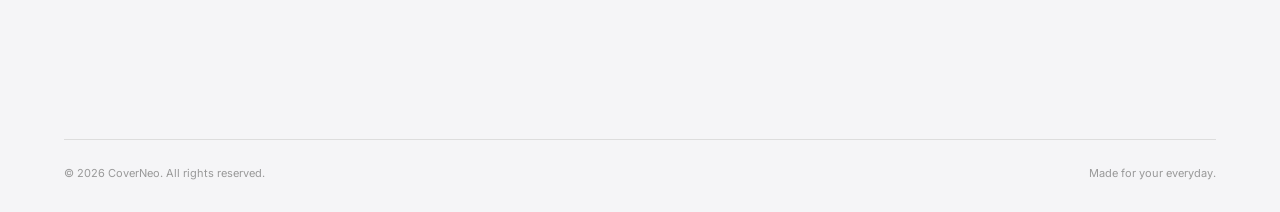
<file: shipping-delivery.html>
<!DOCTYPE html>
<html lang="en">
<head>
    <meta charset="UTF-8">
    <meta name="viewport" content="width=device-width, initial-scale=1.0">

    <title>Shipping & Delivery — CoverNeo</title>
    <meta name="description" content="CoverNeo Shipping and Delivery Policy">

    <link rel="stylesheet" href="style.css">

    <link rel="preconnect" href="https://fonts.googleapis.com">
    <link rel="preconnect" href="https://fonts.gstatic.com" crossorigin>
    <link href="https://fonts.googleapis.com/css2?family=Inter:wght@400;500;600;700;800&display=swap" rel="stylesheet">
</head>

<body>

<header class="navbar">

    <a href="index.html" class="logo">
        <img src="coverneo-logo.png" alt="CoverNeo Logo">
        Cover<span>Neo</span>
    </a>

    <nav class="nav-links">
        <a href="index.html#shop">Shop</a>
        <a href="index.html#categories">Categories</a>
        <a href="index.html#services">Services</a>
        <a href="index.html#about">About</a>
    </nav>

    <div class="nav-actions">
        <a href="index.html" class="btn btn-dark">
            Back to Home
        </a>
    </div>

</header>


<main>

<section class="legal-page">

    <p class="eyebrow">COVERNEO</p>

    <h1>Shipping & Delivery Policy</h1>

    <p class="legal-updated">
        Last Updated: September 1, 2026
    </p>


    <section>

        <p>
            At CoverNeo, we aim to deliver your products safely and on time
            across India.
        </p>

    </section>


    <section>

        <h2>Order Processing</h2>

        <p>
            Orders are normally processed after successful order confirmation
            and payment verification, where applicable.
        </p>

        <p>
            Processing time may vary depending on product availability and
            order volume.
        </p>

    </section>


    <section>

        <h2>Delivery Time</h2>

        <p>
            Estimated delivery time will depend on the customer's location,
            courier service, product availability, and other operational
            factors.
        </p>

        <p>
            Any delivery timeline displayed at checkout or communicated at
            the time of order is an estimate and may be affected by
            circumstances beyond our control.
        </p>

    </section>


    <section>

        <h2>Shipping Charges</h2>

        <p>
            Shipping charges, if applicable, will be communicated or displayed
            before order confirmation.
        </p>

    </section>


    <section>

        <h2>Delivery Address</h2>

        <p>
            Customers are responsible for providing a complete and accurate
            delivery address and contact details.
        </p>

        <p>
            CoverNeo will not be responsible for delays or failed deliveries
            caused by incorrect or incomplete information provided by the
            customer.
        </p>

    </section>


    <section>

        <h2>Delayed or Lost Orders</h2>

        <p>
            If an order is delayed, damaged, or appears to be lost during
            transit, customers should contact CoverNeo as soon as possible so
            that the matter can be checked with the delivery partner.
        </p>

    </section>


    <section>

        <h2>Contact Us</h2>

        <p>
            For shipping-related questions, please contact CoverNeo through
            the contact information provided on our website.
        </p>

    </section>


    <a href="index.html" class="legal-back">
        ← Back to CoverNeo
    </a>

</section>

</main>


<footer class="footer">

    <div class="footer-bottom">

        <span>
            ©️ 2026 CoverNeo. All rights reserved.
        </span>

        <span>
            Made for your everyday.
        </span>

    </div>

</footer>

</body>
</html>
</file>
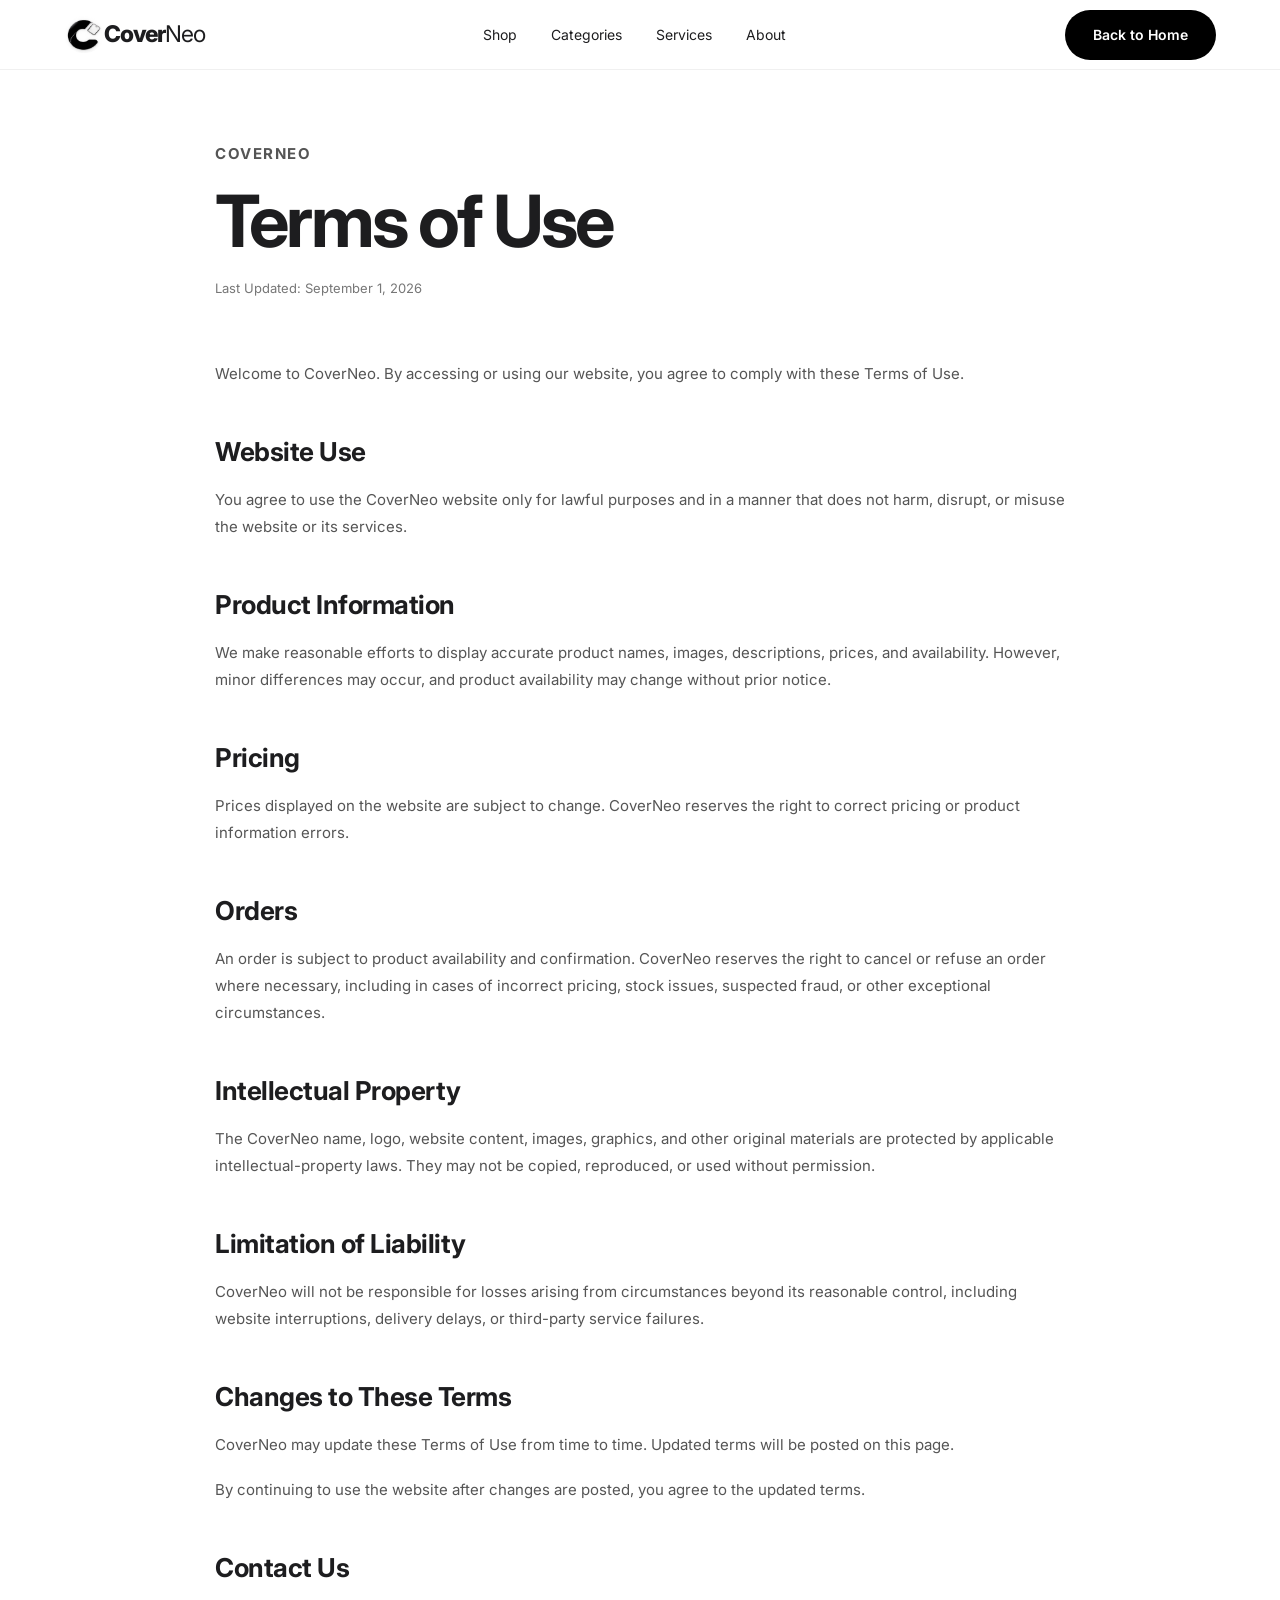
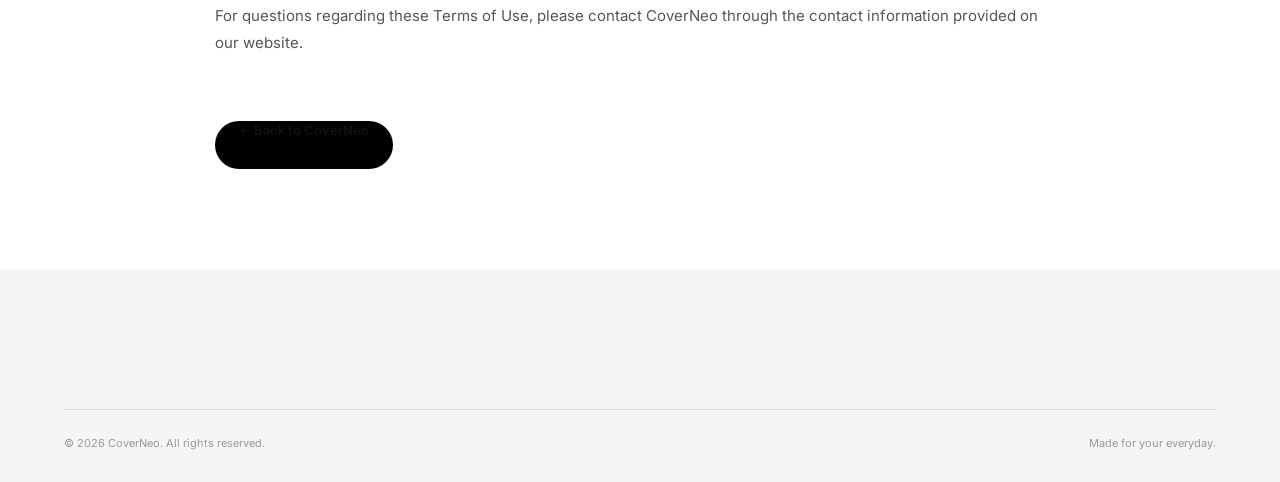
<file: terms-of-use.html>
<!DOCTYPE html>
<html lang="en">
<head>
    <meta charset="UTF-8">
    <meta name="viewport" content="width=device-width, initial-scale=1.0">

    <title>Terms of Use — CoverNeo</title>
    <meta name="description" content="CoverNeo Terms of Use">

    <link rel="stylesheet" href="style.css">

    <link rel="preconnect" href="https://fonts.googleapis.com">
    <link rel="preconnect" href="https://fonts.gstatic.com" crossorigin>
    <link href="https://fonts.googleapis.com/css2?family=Inter:wght@400;500;600;700;800&display=swap" rel="stylesheet">
</head>

<body>

<header class="navbar">

    <a href="index.html" class="logo">
        <img src="coverneo-logo.png" alt="CoverNeo Logo">
        Cover<span>Neo</span>
    </a>

    <nav class="nav-links">
        <a href="index.html#shop">Shop</a>
        <a href="index.html#categories">Categories</a>
        <a href="index.html#services">Services</a>
        <a href="index.html#about">About</a>
    </nav>

    <div class="nav-actions">
        <a href="index.html" class="btn btn-dark">
            Back to Home
        </a>
    </div>

</header>


<main>

<section class="legal-page">

    <p class="eyebrow">COVERNEO</p>

    <h1>Terms of Use</h1>

    <p class="legal-updated">
        Last Updated: September 1, 2026
    </p>


    <section>

        <p>
            Welcome to CoverNeo. By accessing or using our website, you agree
            to comply with these Terms of Use.
        </p>

    </section>


    <section>

        <h2>Website Use</h2>

        <p>
            You agree to use the CoverNeo website only for lawful purposes and
            in a manner that does not harm, disrupt, or misuse the website or
            its services.
        </p>

    </section>


    <section>

        <h2>Product Information</h2>

        <p>
            We make reasonable efforts to display accurate product names,
            images, descriptions, prices, and availability. However, minor
            differences may occur, and product availability may change without
            prior notice.
        </p>

    </section>


    <section>

        <h2>Pricing</h2>

        <p>
            Prices displayed on the website are subject to change. CoverNeo
            reserves the right to correct pricing or product information errors.
        </p>

    </section>


    <section>

        <h2>Orders</h2>

        <p>
            An order is subject to product availability and confirmation.
            CoverNeo reserves the right to cancel or refuse an order where
            necessary, including in cases of incorrect pricing, stock issues,
            suspected fraud, or other exceptional circumstances.
        </p>

    </section>


    <section>

        <h2>Intellectual Property</h2>

        <p>
            The CoverNeo name, logo, website content, images, graphics, and
            other original materials are protected by applicable
            intellectual-property laws. They may not be copied, reproduced,
            or used without permission.
        </p>

    </section>


    <section>

        <h2>Limitation of Liability</h2>

        <p>
            CoverNeo will not be responsible for losses arising from
            circumstances beyond its reasonable control, including website
            interruptions, delivery delays, or third-party service failures.
        </p>

    </section>


    <section>

        <h2>Changes to These Terms</h2>

        <p>
            CoverNeo may update these Terms of Use from time to time. Updated
            terms will be posted on this page.
        </p>

        <p>
            By continuing to use the website after changes are posted, you
            agree to the updated terms.
        </p>

    </section>


    <section>

        <h2>Contact Us</h2>

        <p>
            For questions regarding these Terms of Use, please contact CoverNeo
            through the contact information provided on our website.
        </p>

    </section>


    <a href="index.html" class="legal-back">
        ← Back to CoverNeo
    </a>

</section>

</main>


<footer class="footer">

    <div class="footer-bottom">

        <span>
            ©️ 2026 CoverNeo. All rights reserved.
        </span>

        <span>
            Made for your everyday.
        </span>

    </div>

</footer>

</body>
</html>
</file>
<file: style.css>
/* =========================================
   COVERNEO PREMIUM DESIGN SYSTEM
========================================= */

:root {
    --black: #000000;
    --dark: #111111;
    --text: #1d1d1f;
    --muted: #6e6e73;
    --light: #f5f5f7;
    --white: #ffffff;
    --border: #e5e5e7;

    --radius-small: 18px;
    --radius-medium: 28px;
    --radius-large: 40px;

    --container: 1280px;

    --transition: 0.3s ease;
}


/* =========================================
   RESET
========================================= */

* {
    margin: 0;
    padding: 0;
    box-sizing: border-box;
}

html {
    scroll-behavior: smooth;
}

body {
    font-family: "Inter", -apple-system, BlinkMacSystemFont,
        "Segoe UI", sans-serif;

    color: var(--text);
    background: var(--white);
    line-height: 1.5;
    overflow-x: hidden;
}

button,
input {
    font: inherit;
}

button {
    cursor: pointer;
}

a {
    color: inherit;
    text-decoration: none;
}


/* =========================================
   CONTAINER
========================================= */

section,
.footer {
    width: 100%;
}

.section-heading,
.device-section,
.categories-section,
.shop-section,
.why-section,
.newsletter,
.repair-section {
    max-width: var(--container);
    margin: auto;
}


/* =========================================
   NAVBAR
========================================= */

.navbar {
    position: fixed;
    top: 0;
    left: 0;
    width: 100%;
    height: 70px;

    display: flex;
    align-items: center;
    justify-content: space-between;

    padding: 0 5%;

    background: rgba(255, 255, 255, 0.88);

    backdrop-filter: blur(20px);
    -webkit-backdrop-filter: blur(20px);

    border-bottom: 1px solid rgba(0, 0, 0, 0.06);

    z-index: 1000;

    transition: var(--transition);
}

.logo {
    display: flex;
    align-items: center;
    gap: 0;

    font-size: 23px;
    font-weight: 800;
    letter-spacing: -1.2px;
}

.logo img {
    height: 38px;
    width: auto;
    object-fit: contain;
}

.logo span {
    font-weight: 400;
}

.nav-links {
    display: flex;
    gap: 34px;
    font-size: 14px;
}

.nav-links a {
    transition: var(--transition);
}

.nav-links a:hover {
    opacity: 0.55;
}

.nav-actions {
    display: flex;
    align-items: center;
    gap: 15px;
}

.icon-btn,
.menu-btn {
    background: transparent;
    border: 0;
}

.icon-btn svg {
    width: 20px;
    height: 20px;
    fill: none;
    stroke: currentColor;
    stroke-width: 1.7;
}

.cart-btn {
    border: 0;
    background: transparent;
    font-size: 14px;
}

#cartCount {
    display: inline-flex;
    justify-content: center;
    align-items: center;

    width: 20px;
    height: 20px;

    border-radius: 50%;

    background: var(--black);
    color: white;

    font-size: 11px;
    margin-left: 4px;
}


/* =========================================
   HAMBURGER MENU
========================================= */

.menu-btn {
    display: none;

    flex-direction: column;
    justify-content: center;
    align-items: center;

    gap: 5px;

    width: 32px;
    height: 32px;

    padding: 0;

    background: transparent;
    border: 0;
    border-radius: 50%;
}

.menu-btn span {
    display: block;

    width: 22px;
    height: 1.5px;

    background: var(--black);

    border-radius: 2px;

    transition:
        transform 0.3s ease,
        opacity 0.3s ease;
}


/* =========================================
   MOBILE MENU
========================================= */

.mobile-menu {
    position: fixed;

    top: 70px;
    left: 0;

    width: 100%;

    background: rgba(255, 255, 255, 0.97);

    backdrop-filter: blur(20px);
    -webkit-backdrop-filter: blur(20px);

    padding: 25px;

    display: none;
    flex-direction: column;
    gap: 22px;

    z-index: 999;

    border-bottom: 1px solid var(--border);
}

.mobile-menu.active {
    display: flex;
}


/* =========================================
   HERO
========================================= */

.hero {
    min-height: 800px;

    padding: 170px 8% 100px;

    display: grid;
    grid-template-columns: 1fr 1fr;

    align-items: center;

    gap: 50px;

    background: #f5f5f7;

    overflow: hidden;
}

.hero-content {
    max-width: 650px;
}

.eyebrow {
    font-size: 12px;
    font-weight: 700;

    letter-spacing: 1.5px;
    text-transform: uppercase;

    margin-bottom: 20px;

    color: var(--muted);
}

.hero h1 {
    font-size: clamp(60px, 7vw, 105px);

    line-height: 0.95;
    letter-spacing: -6px;
    font-weight: 700;

    margin-bottom: 35px;
}

.hero h1 span {
    color: #888;
}

.hero-description {
    max-width: 550px;

    font-size: 19px;
    color: var(--muted);

    margin-bottom: 35px;
}

.hero-buttons {
    display: flex;
    gap: 12px;
}

.btn {
    display: inline-flex;

    justify-content: center;
    align-items: center;

    min-height: 50px;

    padding: 0 28px;

    border-radius: 999px;

    font-size: 14px;
    font-weight: 600;

    transition:
        transform var(--transition),
        background var(--transition);
}

.btn:hover {
    transform: translateY(-2px);
}

.btn-dark {
    background: var(--black);
    color: var(--white);
}

.btn-light {
    background: var(--white);
    border: 1px solid var(--border);
}

.btn-white {
    background: white;
    color: black;
}


/* =========================================
   HERO VISUAL
========================================= */

.hero-visual {
    position: relative;

    height: 560px;

    display: flex;

    justify-content: center;
    align-items: center;
}

.hero-orb {
    width: 420px;
    height: 420px;

    border-radius: 50%;

    background: linear-gradient(
        145deg,
        #ffffff,
        #d9d9dc
    );

    box-shadow:
        30px 30px 80px rgba(0, 0, 0, 0.16),
        inset -20px -20px 40px rgba(0, 0, 0, 0.08);
}

.floating-product {
    position: absolute;

    z-index: 3;

    filter: drop-shadow(
        20px 25px 30px rgba(0, 0, 0, 0.25)
    );
}

.product-one {
    transform: rotate(-15deg);

    left: 20%;
    top: 15%;
}

.phone-shape {
    width: 190px;
    height: 390px;

    background: linear-gradient(
        145deg,
        #1c1c1c,
        #555
    );

    border-radius: 38px;
    border: 5px solid #222;
}

.product-two {
    right: 10%;
    bottom: 15%;

    transform: rotate(12deg);
}

.charger-shape {
    width: 160px;
    height: 190px;

    border-radius: 35px;

    background: linear-gradient(
        145deg,
        #fff,
        #d5d5d7
    );

    box-shadow:
        inset -10px -10px 20px rgba(0, 0, 0, 0.08);
}


/* =========================================
   COVERNEO TRUST BAR - EMOJI SIZE
========================================= */

.trust-bar {
    max-width: var(--container);
    width: 100%;
    margin: auto;

    display: grid;
    grid-template-columns: repeat(4, 1fr);
    align-items: center;

    padding: 35px 20px;

    background: #ffffff;

    border-top: 1px solid var(--border);
    border-bottom: 1px solid var(--border);

    gap: 0;
}

.trust-bar .trust-item {
    display: flex;
    flex-direction: row;
    align-items: center;

    gap: 14px;

    padding: 0 25px;

    border-right: 1px solid #dddddd;
}

.trust-bar .trust-item:last-child {
    border-right: none;
}


/* ICON / EMOJI */

.trust-bar .trust-icon {
    width: 42px;
    min-width: 42px;
    height: 42px;

    display: flex;
    align-items: center;
    justify-content: center;

    font-size: 27px;
    line-height: 1;

    flex-shrink: 0;
}


/* IMPORTANT:
   If old PNG images are still present,
   keep them small instead of allowing them
   to become huge.
*/

.trust-bar .trust-icon img {
    width: 42px;
    height: 42px;

    max-width: 42px;
    max-height: 42px;

    object-fit: contain;
}


/* TEXT */

.trust-bar .trust-content {
    display: flex;
    flex-direction: column;

    align-items: flex-start;
    justify-content: center;

    gap: 4px;
}

.trust-bar .trust-content strong {
    display: block;

    margin: 0;

    font-size: 14px;
    font-weight: 600;

    line-height: 1.2;

    color: #171717;
}

.trust-bar .trust-content span {
    display: block;

    margin: 0;

    font-size: 13px;
    font-weight: 400;

    line-height: 1.3;

    color: #777777;
}


/* =========================================
   TABLET
========================================= */

@media (max-width: 900px) {

    .trust-bar {
        grid-template-columns: repeat(2, 1fr);

        row-gap: 28px;

        padding: 30px 20px;
    }

    .trust-bar .trust-item {
        padding: 0 20px;
    }

    .trust-bar .trust-item:nth-child(2) {
        border-right: none;
    }
}


/* =========================================
   MOBILE
========================================= */

@media (max-width: 600px) {

    .trust-bar {
        grid-template-columns: 1fr;

        gap: 20px;

        padding: 28px 24px;
    }

    .trust-bar .trust-item {
        padding: 0 0 18px 0;

        border-right: none;

        border-bottom: 1px solid #eeeeee;
    }

    .trust-bar .trust-item:last-child {
        border-bottom: none;

        padding-bottom: 0;
    }

    .trust-bar .trust-icon {
        width: 38px;
        min-width: 38px;
        height: 38px;

        font-size: 24px;
    }

    .trust-bar .trust-icon img {
        width: 38px;
        height: 38px;

        max-width: 38px;
        max-height: 38px;
    }

    .trust-bar .trust-content strong {
        font-size: 14px;
    }

    .trust-bar .trust-content span {
        font-size: 12px;
    }
}


/* =========================================
   SECTION HEADING
========================================= */

.section-heading {
    padding: 110px 20px 55px;

    display: flex;

    justify-content: space-between;
    align-items: end;

    gap: 40px;
}

.section-heading h2 {
    font-size: clamp(45px, 6vw, 78px);

    letter-spacing: -4px;
    line-height: 0.98;
}

.section-heading h2 span {
    color: #888;
}

.section-heading > p {
    max-width: 350px;
    color: var(--muted);
}

.section-heading.center {
    display: block;
    text-align: center;
}

.section-heading.center > p {
    margin: 25px auto 0;
}


/* =========================================
   DEVICE SECTION
========================================= */

.device-section {
    padding-bottom: 80px;
}

.device-grid {
    display: grid;

    grid-template-columns: repeat(4, 1fr);

    gap: 15px;

    padding: 0 20px;
}

.device-card {
    border: 1px solid var(--border);

    background: white;

    border-radius: var(--radius-medium);

    padding: 35px 25px;

    text-align: left;

    transition: var(--transition);
}

.device-card:hover {
    background: #f5f5f7;
    transform: translateY(-5px);
}

.device-icon {
    width: 50px;
    height: 50px;

    display: flex;

    align-items: center;
    justify-content: center;

    background: #f1f1f3;

    border-radius: 50%;

    margin-bottom: 25px;

    font-size: 22px;
    font-weight: 700;
}

.apple-icon {
    font-family: Arial, sans-serif;
}

.device-card h3 {
    font-size: 20px;
    margin-bottom: 5px;
}

.device-card span {
    font-size: 13px;
    color: var(--muted);
}


/* =========================================
   CATEGORY GRID
========================================= */

.categories-section {
    padding-bottom: 120px;
}

.category-grid {
    display: grid;

    grid-template-columns: 1fr 1fr;

    gap: 18px;

    padding: 0 20px;
}


/* =========================================
   CATEGORY CARD
========================================= */

.category-card {
    position: relative;

    min-height: 530px;

    background: #f5f5f7;

    border-radius: var(--radius-large);

    overflow: hidden;

    padding: 45px;

    cursor: pointer;

    pointer-events: auto;

    transition:
        transform 0.3s ease,
        box-shadow 0.3s ease;
}

.category-card:hover {
    transform: translateY(-5px);

    box-shadow:
        0 20px 50px rgba(0, 0, 0, 0.08);
}

.category-card:focus-visible {
    outline: 2px solid black;
    outline-offset: 4px;
}

.category-card.large {
    grid-row: span 2;
    min-height: 1080px;
}


/* =========================================
   CATEGORY CONTENT
========================================= */

.category-content {
    position: relative;

    z-index: 10;

    pointer-events: auto;
}

.category-content p {
    font-size: 11px;

    font-weight: 700;

    letter-spacing: 1.2px;

    color: var(--muted);

    margin-bottom: 18px;
}

.category-content h3 {
    font-size: 42px;

    line-height: 1;

    letter-spacing: -2px;

    margin-bottom: 25px;
}

.category-content a {
    position: relative;

    z-index: 20;

    pointer-events: auto;

    cursor: pointer;

    font-size: 14px;

    font-weight: 600;
}


/* =========================================
   CATEGORY VISUALS
========================================= */

.category-visual {
    position: absolute;

    inset: 0;

    display: flex;

    justify-content: center;

    align-items: flex-end;

    pointer-events: none;
}

.case-visual {
    padding-bottom: 50px;
}

.case-shape {
    width: 260px;
    height: 530px;

    border-radius: 50px;

    background: linear-gradient(
        145deg,
        #222,
        #666
    );

    box-shadow:
        30px 35px 50px rgba(0, 0, 0, 0.25);

    transform: rotate(-10deg);
}

.glass-visual {
    padding-bottom: 35px;
}

.glass-shape {
    width: 180px;
    height: 320px;

    border-radius: 35px;

    background: linear-gradient(
        145deg,
        rgba(255, 255, 255, 0.9),
        rgba(200, 200, 205, 0.7)
    );

    border: 2px solid white;

    box-shadow:
        20px 25px 40px rgba(0, 0, 0, 0.12);
}

.charger-visual {
    padding-bottom: 40px;
}

.charger-large {
    width: 190px;
    height: 230px;

    background: linear-gradient(
        145deg,
        #fff,
        #d4d4d7
    );

    border-radius: 38px;

    box-shadow:
        20px 30px 40px rgba(0, 0, 0, 0.16);
}

.cable-visual {
    padding-bottom: 40px;
}

.cable {
    width: 250px;
    height: 250px;

    border: 20px solid #111;

    border-radius: 50%;
}


/* =========================================
   FEATURE SECTION
========================================= */

.feature-section {
    background: #f5f5f7;

    min-height: 700px;

    display: grid;

    grid-template-columns: 1fr 1fr;

    align-items: center;

    padding: 100px 8%;

    gap: 80px;
}

.feature-image {
    display: flex;

    justify-content: center;
    align-items: center;
}

.feature-phone {
    position: relative;

    width: 310px;
    height: 610px;

    border-radius: 55px;

    background: linear-gradient(
        145deg,
        #181818,
        #666
    );

    transform: rotate(-8deg);

    box-shadow:
        35px 40px 70px rgba(0, 0, 0, 0.25);
}

.camera-module {
    position: absolute;

    top: 35px;
    left: 30px;

    width: 100px;
    height: 125px;

    border-radius: 30px;

    background: #111;

    display: grid;

    grid-template-columns: 1fr 1fr;

    padding: 15px;

    gap: 10px;
}

.camera-module i {
    width: 30px;
    height: 30px;

    background: #444;

    border-radius: 50%;
}

.feature-content h2 {
    font-size: clamp(45px, 5vw, 75px);

    letter-spacing: -4px;

    line-height: 1;

    margin-bottom: 30px;
}

.feature-content > p {
    max-width: 550px;

    color: var(--muted);

    font-size: 17px;

    margin-bottom: 30px;
}

.feature-content ul {
    list-style: none;
    margin-bottom: 35px;
}

.feature-content li {
    padding: 10px 0;

    border-bottom: 1px solid #ddd;

    font-size: 14px;
}


/* =========================================
   SHOP
========================================= */

.shop-section {
    padding-bottom: 120px;
}

.filter-buttons {
    display: flex;

    gap: 8px;

    flex-wrap: wrap;
}

.filter {
    border: 1px solid var(--border);

    background: white;

    padding: 9px 16px;

    border-radius: 999px;

    font-size: 12px;
}

.filter.active {
    background: black;
    color: white;

    border-color: black;
}

.product-grid {
    padding: 0 20px;

    display: grid;

    grid-template-columns: repeat(3, 1fr);

    gap: 20px;
}

.product-card {
    transition: transform var(--transition);
}

.product-card:hover {
    transform: translateY(-5px);
}

.product-image {
    height: 500px;

    background: #f5f5f7;

    border-radius: var(--radius-medium);

    position: relative;

    overflow: hidden;

    display: flex;

    align-items: center;
    justify-content: center;
}

.badge {
    position: absolute;

    top: 20px;
    left: 20px;

    padding: 7px 11px;

    background: white;

    border-radius: 999px;

    font-size: 10px;
    font-weight: 700;

    z-index: 4;
}


/* =========================================
   PRODUCT MOCKUPS
========================================= */

.mock-case {
    width: 200px;
    height: 380px;

    border-radius: 42px;

    background: linear-gradient(
        145deg,
        #111,
        #555
    );

    box-shadow:
        25px 30px 45px rgba(0, 0, 0, 0.2);

    transform: rotate(-9deg);
}

.mock-charger {
    width: 170px;
    height: 210px;

    border-radius: 35px;

    background: linear-gradient(
        145deg,
        white,
        #d4d4d7
    );

    box-shadow:
        20px 30px 50px rgba(0, 0, 0, 0.2);
}

.mock-glass {
    width: 180px;
    height: 370px;

    border-radius: 40px;

    background: linear-gradient(
        145deg,
        #fff,
        #c8c8ca
    );

    border: 4px solid white;

    box-shadow:
        20px 25px 40px rgba(0, 0, 0, 0.15);
}

.mock-cable {
    width: 250px;
    height: 250px;

    border: 18px solid #111;

    border-radius: 50%;
}

.mock-powerbank {
    width: 180px;
    height: 300px;

    border-radius: 30px;

    background: linear-gradient(
        145deg,
        #222,
        #555
    );

    box-shadow:
        20px 25px 40px rgba(0, 0, 0, 0.2);
}

.mock-armor {
    width: 210px;
    height: 390px;

    border-radius: 45px;

    background: linear-gradient(
        145deg,
        #202020,
        #444
    );

    box-shadow:
        20px 30px 50px rgba(0, 0, 0, 0.25);
}

.product-info {
    display: flex;

    justify-content: space-between;
    align-items: start;

    padding: 20px 5px 10px;

    gap: 15px;
}

.product-info h3 {
    font-size: 16px;
    margin-bottom: 5px;
}

.product-info p {
    color: var(--muted);
    font-size: 13px;
}

.product-info strong {
    font-size: 15px;
    white-space: nowrap;
}

.add-cart {
    width: 100%;
    height: 48px;

    border: 0;

    border-radius: 999px;

    background: #f1f1f3;

    font-weight: 600;

    margin-top: 10px;

    transition: var(--transition);
}

.add-cart:hover {
    background: black;
    color: white;
}


/* =========================================
   PROMO
========================================= */

.promo-section {
    min-height: 700px;

    background: #050505;

    color: white;

    display: grid;

    grid-template-columns: 1fr 1fr;

    align-items: center;

    padding: 100px 10%;

    overflow: hidden;
}

.promo-content h2 {
    font-size: clamp(55px, 7vw, 100px);

    line-height: 0.95;

    letter-spacing: -5px;

    margin-bottom: 30px;
}

.promo-content h2 span {
    color: #777;
}

.promo-content > p:not(.eyebrow) {
    color: #aaa;

    max-width: 480px;

    margin-bottom: 35px;
}

.promo-visual {
    display: flex;
    justify-content: center;
}

.gan-charger {
    width: 270px;
    height: 330px;

    background: linear-gradient(
        145deg,
        #f5f5f5,
        #777
    );

    border-radius: 55px;

    transform: rotate(15deg);

    box-shadow:
        -30px 40px 80px rgba(255, 255, 255, 0.08);

    display: flex;

    justify-content: center;
    align-items: center;

    gap: 20px;
}

.charger-port {
    width: 45px;
    height: 12px;

    border-radius: 10px;

    background: #222;
}


/* =========================================
   COVERNEO DEVICE SERVICES
========================================= */

.services-section {
    max-width: var(--container);

    margin: auto;

    padding-bottom: 120px;
}

.service-grid {
    display: grid;

    grid-template-columns: repeat(3, 1fr);

    gap: 18px;

    padding: 0 20px;
}

.service-card {
    border: 1px solid var(--border);

    background: var(--white);

    border-radius: var(--radius-medium);

    padding: 32px 28px;

    transition: var(--transition);

    min-width: 0;
}

.service-card:hover {
    background: #f5f5f7;

    transform: translateY(-4px);
}

.service-icon {
    width: 52px;
    height: 52px;

    display: flex;

    align-items: center;
    justify-content: center;

    background: #f1f1f3;

    border-radius: 50%;

    font-size: 22px;

    margin-bottom: 24px;
}

.service-card h4 {
    font-size: 19px;

    margin-bottom: 10px;
}

.service-card p {
    color: var(--muted);

    font-size: 14px;

    line-height: 1.6;
}


/* =========================================
   SERVICES CTA
========================================= */

.services-cta {
    margin: 70px 20px 0;

    padding: 70px 40px;

    background: #f5f5f7;

    border-radius: var(--radius-large);

    text-align: center;
}

.services-cta h3 {
    font-size: clamp(40px, 5vw, 65px);

    line-height: 1;

    letter-spacing: -3px;

    margin-bottom: 22px;
}

.services-cta h3 span {
    color: #888;
}

.services-cta > p:not(.eyebrow) {
    max-width: 520px;

    margin: 0 auto 30px;

    color: var(--muted);
}


/* =========================================
   SERVICE INFORMATION
========================================= */

.service-disclaimer {
    margin: 25px 20px 0;

    padding: 30px;

    border: 1px solid var(--border);

    border-radius: var(--radius-medium);

    background: var(--white);
}

.service-disclaimer h4 {
    font-size: 15px;

    margin-bottom: 18px;
}

.service-disclaimer p {
    color: var(--muted);

    font-size: 12px;

    line-height: 1.7;

    margin-bottom: 10px;
}

.service-disclaimer p:last-child {
    margin-bottom: 0;
}


/* =========================================
   SERVICES RESPONSIVE
========================================= */

@media (max-width: 1000px) {

    .service-grid {
        grid-template-columns: repeat(2, 1fr);
    }

}


@media (max-width: 650px) {

    .services-section {
        width: 100%;

        max-width: 100%;

        padding-bottom: 70px;
    }

    .service-grid {
        grid-template-columns: 1fr;

        padding: 0 20px;

        gap: 14px;
    }

    .service-card {
        width: 100%;

        padding: 28px 24px;
    }

    .services-cta {
        margin: 50px 20px 0;

        padding: 50px 25px;
    }

    .services-cta h3 {
        font-size: 45px;

        letter-spacing: -2.5px;
    }

    .service-disclaimer {
        margin: 20px 20px 0;

        padding: 25px 22px;
    }

}


/* =========================================
   WHY
========================================= */

.why-section {
    padding-bottom: 120px;
}

.why-grid {
    display: grid;

    grid-template-columns: repeat(3, 1fr);

    gap: 20px;

    padding: 0 20px;
}

.why-card {
    border-top: 1px solid var(--border);

    padding: 30px 5px;
}

.why-number {
    font-size: 12px;

    color: #999;

    margin-bottom: 60px;
}

.why-card h3 {
    font-size: 25px;

    margin-bottom: 15px;
}

.why-card p {
    color: var(--muted);

    font-size: 14px;

    max-width: 350px;
}


/* =========================================
   NEWSLETTER
========================================= */

.newsletter {
    text-align: center;

    padding: 120px 20px;

    border-top: 1px solid var(--border);
}

.newsletter h2 {
    font-size: clamp(50px, 6vw, 80px);

    line-height: 0.95;

    letter-spacing: -4px;

    margin-bottom: 25px;
}

.newsletter > p:not(.eyebrow) {
    max-width: 500px;

    margin: auto;

    color: var(--muted);
}

.newsletter form {
    max-width: 520px;

    margin: 35px auto 0;

    display: flex;

    border: 1px solid var(--border);

    border-radius: 999px;

    padding: 5px;
}

.newsletter input {
    flex: 1;

    border: 0;

    outline: 0;

    padding: 0 20px;

    background: transparent;
}

.newsletter button {
    border: 0;

    background: black;

    color: white;

    border-radius: 999px;

    padding: 14px 22px;

    font-weight: 600;
}

#newsletterMessage {
    display: block;

    margin-top: 15px;

    color: #777;
}


/* =========================================
   FOOTER
========================================= */

.footer {
    background: #f5f5f7;

    padding: 70px 5% 30px;
}

.footer-top {
    max-width: var(--container);

    margin: auto;

    display: grid;

    grid-template-columns: 2fr repeat(4, 1fr);

    gap: 40px;
}

.footer-brand p {
    max-width: 260px;

    color: var(--muted);

    font-size: 13px;

    margin: 20px 0;
}

.whatsapp-link {
    font-size: 13px;

    font-weight: 600;
}

.footer-column {
    display: flex;

    flex-direction: column;

    gap: 12px;
}

.footer-column h4 {
    font-size: 13px;

    margin-bottom: 10px;
}

.footer-column a,
.footer-column p {
    font-size: 12px;

    color: var(--muted);
}

.footer-column a:hover {
    color: black;
}

.footer-bottom {
    max-width: var(--container);

    margin: 70px auto 0;

    padding-top: 25px;

    border-top: 1px solid #ddd;

    display: flex;

    justify-content: space-between;

    color: #999;

    font-size: 11px;
}


/* =========================================
   LEGAL PAGES
========================================= */

.legal-page {
    max-width: 900px;

    margin: 0 auto;

    padding: 140px 25px 100px;
}

.legal-page h1 {
    font-size: clamp(42px, 6vw, 70px);

    line-height: 1;

    letter-spacing: -3px;

    margin-bottom: 15px;
}

.legal-page .legal-updated {
    color: var(--muted);

    font-size: 13px;

    margin-bottom: 55px;
}

.legal-page section {
    margin-bottom: 45px;
}

.legal-page h2 {
    font-size: 24px;

    margin-bottom: 14px;

    letter-spacing: -0.5px;
}

.legal-page p {
    color: var(--muted);

    font-size: 15px;

    line-height: 1.8;

    margin-bottom: 14px;
}

.legal-page ul {
    margin: 15px 0 0 22px;
}

.legal-page li {
    color: var(--muted);

    font-size: 15px;

    line-height: 1.8;

    margin-bottom: 8px;
}

.legal-back {
    display: inline-flex;

    align-items: center;
    justify-content: center;

    min-height: 48px;

    padding: 0 24px;

    border-radius: 999px;

    background: var(--black);

    color: var(--white);

    font-size: 13px;

    font-weight: 600;

    margin-top: 15px;

    transition: var(--transition);
}

.legal-back:hover {
    transform: translateY(-2px);
}


/* =========================================
   SEARCH
========================================= */

.search-overlay {
    position: fixed;

    inset: 0;

    background: rgba(255, 255, 255, 0.97);

    backdrop-filter: blur(20px);

    -webkit-backdrop-filter: blur(20px);

    z-index: 2000;

    display: none;

    align-items: center;
    justify-content: center;

    padding: 30px;
}

.search-overlay.active {
    display: flex;
}

.close-search {
    position: absolute;

    top: 30px;
    right: 40px;

    border: 0;

    background: transparent;

    font-size: 40px;

    font-weight: 200;
}

.search-box {
    width: min(700px, 100%);
}

.search-box p {
    color: #999;

    font-size: 11px;

    letter-spacing: 2px;

    margin-bottom: 15px;
}

.search-box input {
    width: 100%;

    border: 0;

    border-bottom: 2px solid black;

    outline: 0;

    font-size: 38px;

    padding: 10px 0;

    background: transparent;
}

.search-result {
    padding: 15px 0;

    border-bottom: 1px solid var(--border);

    cursor: pointer;
}

.search-result strong {
    display: block;
}

.search-result span {
    color: var(--muted);

    font-size: 12px;
}


/* =========================================
   CART
========================================= */

.cart-overlay {
    position: fixed;

    inset: 0;

    background: rgba(0, 0, 0, 0.35);

    z-index: 1998;

    display: none;
}

.cart-overlay.active {
    display: block;
}

.cart-drawer {
    position: fixed;

    top: 0;
    right: -450px;

    width: min(430px, 100%);

    height: 100vh;

    background: white;

    z-index: 1999;

    display: flex;

    flex-direction: column;

    transition: 0.4s ease;
}

.cart-drawer.active {
    right: 0;
}

.cart-header {
    padding: 30px;

    display: flex;

    justify-content: space-between;

    border-bottom: 1px solid var(--border);
}

.cart-header h2 {
    font-size: 22px;
}

.cart-header button {
    border: 0;

    background: transparent;

    font-size: 30px;
}

.cart-items {
    flex: 1;

    padding: 25px;

    overflow-y: auto;
}

.empty-cart {
    color: var(--muted);

    text-align: center;

    margin-top: 60px;
}

.cart-item {
    display: flex;

    justify-content: space-between;

    gap: 20px;

    padding: 18px 0;

    border-bottom: 1px solid var(--border);
}

.cart-item h4 {
    font-size: 14px;
}

.cart-item p {
    font-size: 12px;

    color: var(--muted);
}

.remove-item {
    border: 0;

    background: transparent;

    color: #999;

    font-size: 12px;
}

.cart-footer {
    padding: 25px;

    border-top: 1px solid var(--border);
}

.cart-total {
    display: flex;

    justify-content: space-between;

    margin-bottom: 20px;
}

.checkout-btn {
    width: 100%;

    height: 52px;

    border: 0;

    border-radius: 999px;

    background: black;

    color: white;

    font-weight: 600;
}


/* =========================================
   TOAST
========================================= */

.toast {
    position: fixed;

    bottom: 30px;
    left: 50%;

    transform: translate(-50%, 100px);

    background: black;

    color: white;

    padding: 14px 22px;

    border-radius: 999px;

    font-size: 13px;

    z-index: 3000;

    opacity: 0;

    transition: 0.4s ease;
}

.toast.show {
    opacity: 1;

    transform: translate(-50%, 0);
}


/* =========================================
   RESPONSIVE
========================================= */

@media (max-width: 1000px) {

    .nav-links {
        display: none;
    }

    .menu-btn {
        display: flex;
    }

    .hero {
        grid-template-columns: 1fr;

        text-align: center;
    }

    .hero-content {
        margin: auto;
    }

    .hero-buttons {
        justify-content: center;
    }

    .hero-visual {
        height: 450px;
    }

    .trust-bar {
        grid-template-columns: repeat(2, 1fr);
    }

    .device-grid {
        grid-template-columns: repeat(2, 1fr);
    }

    .category-grid {
        grid-template-columns: 1fr;
    }

    .category-card.large {
        grid-row: auto;

        min-height: 650px;
    }

    .feature-section,
    .promo-section {
        grid-template-columns: 1fr;
    }

    .feature-content {
        text-align: center;
    }

    .feature-content > p {
        margin-left: auto;
        margin-right: auto;
    }

    .feature-content ul {
        text-align: left;
    }

    .product-grid {
        grid-template-columns: repeat(2, 1fr);
    }

    .footer-top {
        grid-template-columns: repeat(3, 1fr);
    }

    .footer-brand {
        grid-column: 1 / -1;
    }
}


/* =========================================
   MOBILE
========================================= */

@media (max-width: 650px) {

    .navbar {
        height: 62px;
    }

    .mobile-menu {
        top: 62px;
    }

    .menu-btn {
        width: 34px;
        height: 34px;

        gap: 5px;
    }

    .menu-btn span {
        width: 21px;
        height: 1.5px;
    }

    .hero {
        min-height: auto;

        padding: 130px 25px 70px;
    }

    .hero h1 {
        font-size: 58px;

        letter-spacing: -4px;
    }

    .hero-description {
        font-size: 16px;
    }

    .hero-visual {
        height: 330px;
    }

    .hero-orb {
        width: 270px;
        height: 270px;
    }

    .phone-shape {
        width: 125px;
        height: 260px;

        border-radius: 28px;
    }

    .charger-shape {
        width: 105px;
        height: 125px;

        border-radius: 25px;
    }

    .trust-bar {
        grid-template-columns: 1fr;

        padding: 30px 25px;
    }

    .section-heading {
        padding: 80px 25px 40px;

        display: block;
    }

    .section-heading h2 {
        font-size: 50px;

        letter-spacing: -3px;
    }

    .section-heading > p {
        margin-top: 25px;
    }

    .device-grid {
        grid-template-columns: 1fr;

        padding: 0 25px;
    }

    .category-grid {
        padding: 0 15px;
    }

    .category-card {
        min-height: 500px;

        padding: 30px;
    }

    .category-card.large {
        min-height: 600px;
    }

    .category-content h3 {
        font-size: 34px;
    }

    .feature-section {
        padding: 80px 25px;

        gap: 70px;
    }

    .feature-phone {
        width: 220px;
        height: 430px;
    }

    .feature-content h2 {
        font-size: 50px;

        letter-spacing: -3px;
    }

    .product-grid {
        grid-template-columns: 1fr;

        padding: 0 20px;
    }

    .product-image {
        height: 430px;
    }

    .filter-buttons {
        margin-top: 25px;
    }

    .promo-section {
        padding: 80px 25px;

        text-align: center;
    }

    .promo-content h2 {
        font-size: 58px;

        letter-spacing: -4px;
    }

    .promo-content > p:not(.eyebrow) {
        margin-left: auto;
        margin-right: auto;
    }

    .repair-section {
        padding: 70px 20px;
    }

    .repair-content {
        padding: 45px 25px;
    }

    .repair-content h2 {
        font-size: 55px;
    }

    .repair-services {
        grid-template-columns: 1fr;
    }

    .repair-services div {
        border-right: 0;

        border-bottom: 1px solid #ddd;
    }

    .repair-services div:last-child {
        padding-left: 0;

        border-bottom: 0;
    }

    .why-grid {
        grid-template-columns: 1fr;
    }

    .why-number {
        margin-bottom: 35px;
    }

    .newsletter {
        padding: 80px 25px;
    }

    .newsletter h2 {
        font-size: 55px;
    }

    .newsletter form {
        flex-direction: column;

        border: 0;

        gap: 10px;
    }

    .newsletter input {
        height: 50px;

        border: 1px solid var(--border);

        border-radius: 999px;
    }

    .newsletter button {
        height: 50px;
    }

    .footer {
        padding: 60px 25px 25px;
    }

    .footer-top {
        grid-template-columns: 1fr 1fr;
    }

    .footer-brand {
        grid-column: 1 / -1;
    }

    .contact-column {
        grid-column: 1 / -1;
    }

    .footer-bottom {
        flex-direction: column;

        gap: 10px;

        margin-top: 50px;
    }

    .legal-page {
        padding: 110px 22px 70px;
    }

    .legal-page h1 {
        font-size: 46px;

        letter-spacing: -2.5px;
    }

    .legal-page h2 {
        font-size: 22px;
    }

    .legal-page p,
    .legal-page li {
        font-size: 14px;
    }
}


/* =========================================
   ACCESSIBILITY
========================================= */

button:focus-visible,
a:focus-visible,
input:focus-visible {
    outline: 2px solid black;

    outline-offset: 4px;
}


/* =========================================
   REDUCED MOTION
========================================= */

@media (prefers-reduced-motion: reduce) {

    *,
    *::before,
    *::after {
        scroll-behavior: auto !important;

        transition: none !important;

        animation: none !important;
    }
}
.legal-page {
    max-width: 900px;
    margin: 0 auto;
    padding: 140px 25px 100px;
}

.legal-page h1 {
    font-size: clamp(42px, 6vw, 72px);
    line-height: 1;
    margin-bottom: 20px;
}

.legal-page .legal-updated {
    color: #777;
    margin-bottom: 60px;
}

.legal-page section {
    margin-bottom: 45px;
}

.legal-page h2 {
    font-size: 26px;
    margin-bottom: 15px;
}

.legal-page p {
    color: #555;
    line-height: 1.8;
    margin-bottom: 18px;
}

.legal-page ul {
    padding-left: 25px;
    margin-bottom: 20px;
}

.legal-page li {
    color: #555;
    line-height: 1.8;
    margin-bottom: 8px;
}

.legal-back {
    display: inline-block;
    margin-top: 20px;
    color: #111;
    font-weight: 600;
    text-decoration: none;
}
</file>
